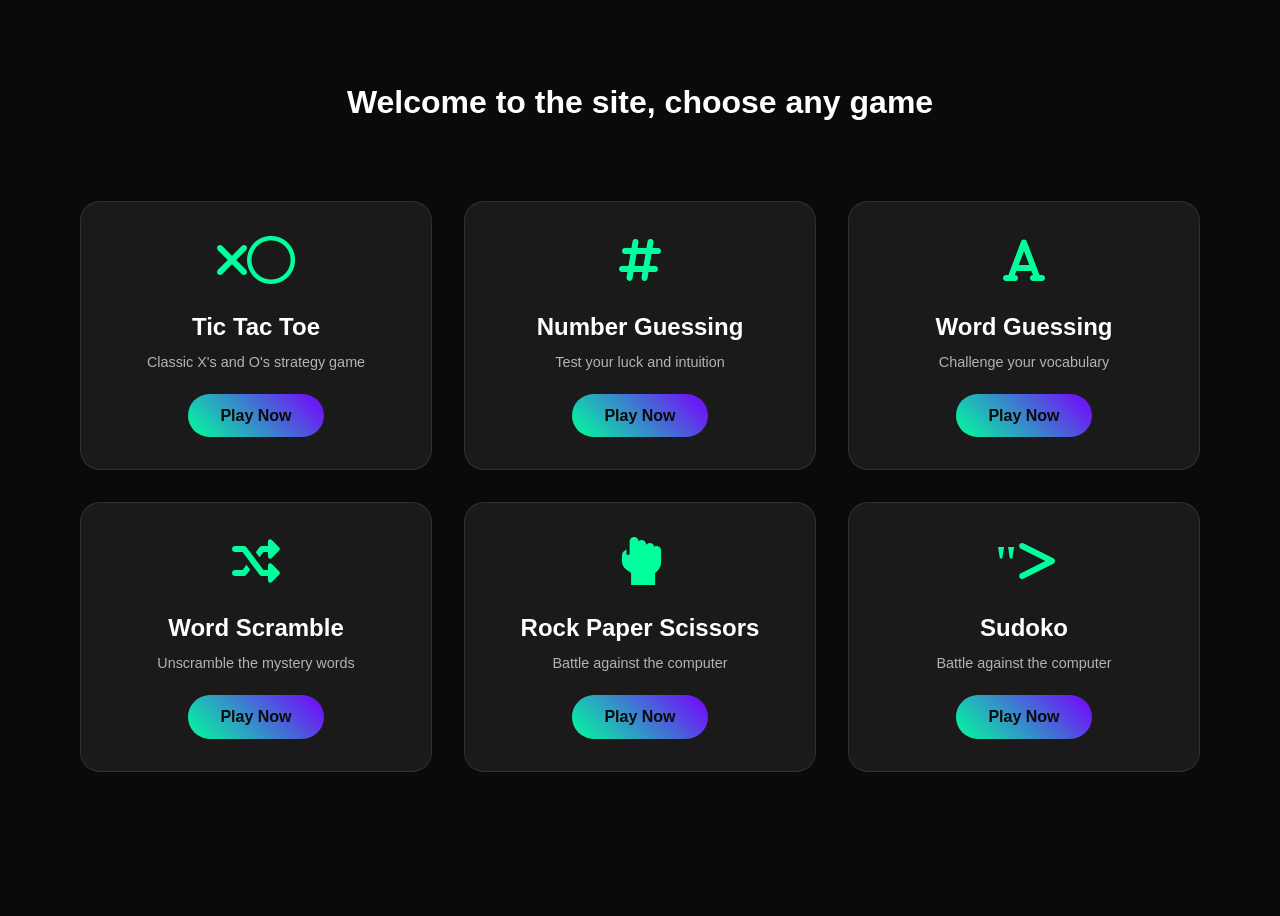
<file: index.html>
<!DOCTYPE html>
<html lang="en">
<head>
    <meta charset="UTF-8">
    <meta name="viewport" content="width=device-width, initial-scale=1.0">
    <title>Arcade Game Collection</title>
    <link rel="stylesheet" href="styles.css">
    <link rel="stylesheet" href="https://cdnjs.cloudflare.com/ajax/libs/font-awesome/6.0.0/css/all.min.css">
    <style>
        /* Ensure a visible vertical scrollbar and smooth mobile scrolling */
        html, body { height: 100%; }
        body {
            overflow-y: scroll; /* always show vertical scrollbar */
            -webkit-overflow-scrolling: touch; /* smooth scrolling on iOS */
        }
    </style>
</head>
<body>
    <body>
    <div class="container">
    <h1 style="text-align: center; margin-top: 20px; font-family: Arial, sans-serif;">
        Welcome to the site, choose any game
    </h1>
    <div class="container">
            <div class="games-container">
                <div class="game-card">
                    <div class="game-icon">
                        <i class="fas fa-times"></i><i class="far fa-circle"></i>
                    </div>
                    <div class="game-info">
                        <h2>Tic Tac Toe</h2>
                        <p>Classic X's and O's strategy game</p>
                        <a href="tictactoe.html" class="play-btn">Play Now</a>
                    </div>
                </div>

                <div class="game-card">
                    <div class="game-icon">
                        <i class="fas fa-hashtag"></i>
                    </div>
                    <div class="game-info">
                        <h2>Number Guessing</h2>
                        <p>Test your luck and intuition</p>
                        <a href="number-guess.html" class="play-btn">Play Now</a>
                    </div>
                </div>

            <div class="game-card">
                <div class="game-icon">
                    <i class="fas fa-font"></i>
                </div>
                <div class="game-info">
                    <h2>Word Guessing</h2>
                    <p>Challenge your vocabulary</p>
                    <a href="word-guess.html" class="play-btn">Play Now</a>
                </div>
            </div>

            <div class="game-card">
                <div class="game-icon">
                    <i class="fas fa-random"></i>
                </div>
                <div class="game-info">
                    <h2>Word Scramble</h2>
                    <p>Unscramble the mystery words</p>
                    <a href="word-scramble.html" class="play-btn">Play Now</a>
                </div>
            </div>

            <div class="game-card">
                <div class="game-icon">
                    <i class="fas fa-hand-rock"></i>
                </div>
                <div class="game-info">
                    <h2>Rock Paper Scissors</h2>
                    <p>Battle against the computer</p>
                    <a href="rps.html" class="play-btn">Play Now</a>
                </div>
            </div>
            
            <div class="game-card">
                <div class="game-icon">
                    <i class="fas <svg xmlns="http://www.w3.org/2000/svg" width="24" height="24" fill="black" viewBox="0 0 24 24">
                    <path d="M3 3v18h18V3H3zm2 2h4v4H5V5zm0 6h4v4H5v-4zm0 6h4v4H5v-4zm6-12h4v4h-4V5zm0 6h4v4h-4v-4zm0 6h4v4h-4v-4zm6-12h4v4h-4V5zm0 6h4v4h-4v-4zm0 6h4v4h-4v-4z"/>
                    </svg>"></i>
                </div>
                <div class="game-info">
                    <h2>Sudoko</h2>
                    <p>Battle against the computer</p>
                    <a href="sudoko.html" class="play-btn">Play Now</a>
                </div>
            </div>
        </div>
    </div>
</body>
</html>
</file>
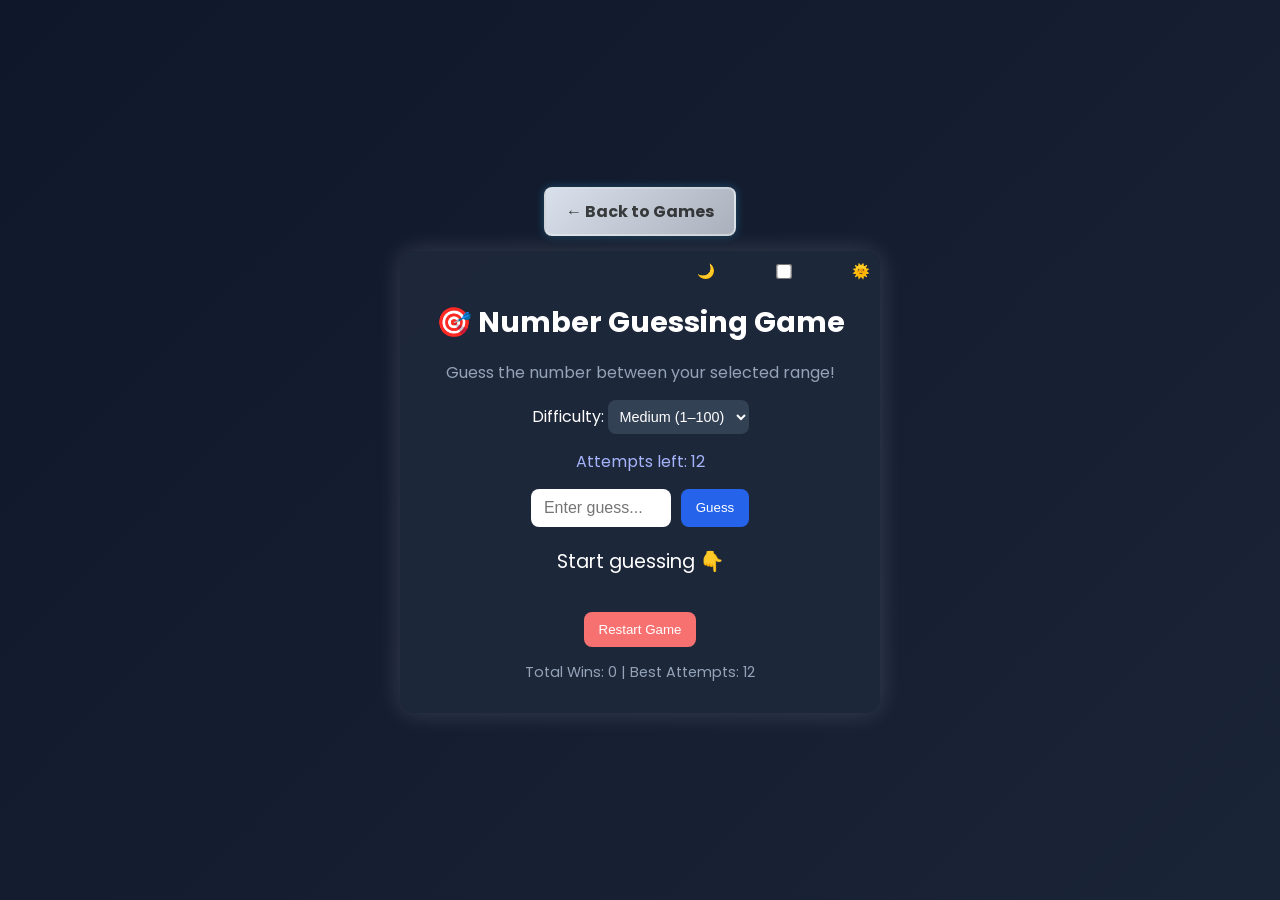
<file: number-guess.html>
<!DOCTYPE html>
<html lang="en">
<head>
  <meta charset="UTF-8" />
  <meta name="viewport" content="width=device-width, initial-scale=1.0" />
  <title>🎯 Number Guessing Game</title>

  <style>
    @import url('https://fonts.googleapis.com/css2?family=Poppins:wght@400;600&display=swap');

    body {
      font-family: "Poppins", sans-serif;
      background: linear-gradient(135deg, #0f172a, #1e293b, #334155, #0f172a);
      background-size: 400% 400%;
      animation: gradientShift 10s ease infinite;
      color: #fff;
      height: 100vh;
      display: flex;
      align-items: center;
      justify-content: center;
      flex-direction: column;
      margin: 0;
      transition: background 0.5s, color 0.5s;
    }

    @keyframes gradientShift {
      0% { background-position: 0% 50%; }
      50% { background-position: 100% 50%; }
      100% { background-position: 0% 50%; }
    }

    .game-container {
      text-align: center;
      background: rgba(30, 41, 59, 0.9);
      padding: 30px;
      border-radius: 15px;
      box-shadow: 0 0 25px rgba(255, 255, 255, 0.15);
      width: 90%;
      max-width: 420px;
      position: relative;
    }

    h1 {
      font-size: 1.8em;
      margin-bottom: 10px;
    }

    .subtitle {
      color: #94a3b8;
      margin-bottom: 15px;
    }

    .game-status {
      margin-bottom: 15px;
      color: #a5b4fc;
    }

    .input-section {
      display: flex;
      justify-content: center;
      gap: 10px;
      margin-bottom: 20px;
    }

    input {
      padding: 10px;
      border-radius: 8px;
      border: none;
      width: 120px;
      text-align: center;
      font-size: 1em;
    }

    button {
      padding: 10px 15px;
      border: none;
      border-radius: 8px;
      background: #2563eb;
      color: white;
      font-weight: 500;
      cursor: pointer;
      transition: 0.25s;
    }

    button:hover {
      background: #1d4ed8;
      transform: scale(1.05);
    }

    select {
      padding: 8px;
      border-radius: 8px;
      border: none;
      background: #334155;
      color: #fff;
      font-size: 0.9em;
      margin-bottom: 15px;
    }

    .message {
      font-size: 1.2em;
      margin: 15px 0;
      min-height: 30px;
    }

    .previous-guesses {
      margin-top: 10px;
      font-size: 0.9em;
      color: #94a3b8;
    }

    .restart-btn {
      margin-top: 20px;
      background: #f87171;
    }

    .restart-btn:hover {
      background: #ef4444;
    }

    /* Win animation */
    @keyframes winPulse {
      0% { color: #22c55e; text-shadow: 0 0 5px #22c55e; transform: scale(1); }
      50% { color: #4ade80; text-shadow: 0 0 15px #4ade80; transform: scale(1.1); }
      100% { color: #22c55e; text-shadow: 0 0 5px #22c55e; transform: scale(1); }
    }

    .win-animation {
      animation: winPulse 1s ease-in-out infinite;
      font-weight: bold;
    }

    /* 🎊 Emoji Confetti */
    @keyframes burst {
      to { transform: translateY(-100vh) rotate(720deg); opacity: 0; }
    }
    .emoji {
      position: fixed;
      bottom: 0;
      font-size: 1.5rem;
      animation: burst 2s ease-out forwards;
      z-index: 999;
    }

    /* Theme toggle */
    .switch {
      position: absolute;
      top: 10px;
      right: 10px;
      display: flex;
      align-items: center;
      gap: 5px;
      font-size: 0.9em;
      color: #cbd5e1;
    }

    .switch input {
      accent-color: #2563eb;
      transform: scale(1.2);
      cursor: pointer;
    }

    /* Back button */
    .back-button {
      display: inline-block;
      margin-bottom: 15px;
      padding: 10px 20px;
      background: linear-gradient(135deg, #d8e0eb, #abb1bc);
      color: #161717cf;
      font-weight: bold;
      text-decoration: none;
      border-radius: 8px;
      border: 2px solid #e2e7e995;
      transition: all 0.25s ease;
      font-size: 1em;
      box-shadow: 0 0 8px rgba(56, 189, 248, 0.3);
    }

    .back-button:hover {
      background: #0ea5e9;
      color: rgb(19, 19, 19);
      border-color: #0ea5e9;
      transform: scale(1.05);
      box-shadow: 0 0 12px rgba(43, 46, 47, 0.6);
    }
  </style>
</head>

<body>
  <a href="index.html" class="back-button">← Back to Games</a>

  <div class="game-container">
    <div class="switch">
      🌙 <input type="checkbox" id="themeToggle" /> 🌞
    </div>

    <h1>🎯 Number Guessing Game</h1>
    <p class="subtitle">Guess the number between your selected range!</p>

    <label for="difficulty">Difficulty:</label>
    <select id="difficulty">
      <option value="easy">Easy (1–50)</option>
      <option value="medium" selected>Medium (1–100)</option>
      <option value="hard">Hard (1–200)</option>
    </select>

    <div class="game-status">Attempts left: <span id="attempts">12</span></div>

    <div class="input-section">
      <input type="number" id="guessInput" placeholder="Enter guess..." min="1" max="200" />
      <button id="guessBtn">Guess</button>
    </div>

    <div class="message" id="message">Start guessing 👇</div>

    <div class="previous-guesses" id="previousGuesses"></div>

    <button class="restart-btn" id="restartBtn">Restart Game</button>

    <div id="stats" style="margin-top:15px; font-size:0.9em; color:#94a3b8;">
      Total Wins: <span id="wins">0</span> | Best Attempts: <span id="best">12</span>
    </div>

    <!-- Sounds -->
    <audio id="winSound" src="https://cdn.pixabay.com/download/audio/2023/04/03/audio_f4d89b9572.mp3?filename=game-win-coin-2013.mp3"></audio>
    <audio id="loseSound" src="https://cdn.pixabay.com/download/audio/2022/03/31/audio_7d2c5b1861.mp3?filename=error-126627.mp3"></audio>
  </div>

  <script>
    let secretNumber, attemptsLeft, previousGuesses = [];
    let wins = localStorage.getItem("wins") || 0;
    let best = localStorage.getItem("best") || 12;

    const guessInput = document.getElementById("guessInput");
    const guessBtn = document.getElementById("guessBtn");
    const message = document.getElementById("message");
    const attemptsDisplay = document.getElementById("attempts");
    const previousGuessesDisplay = document.getElementById("previousGuesses");
    const restartBtn = document.getElementById("restartBtn");

    document.getElementById("wins").textContent = wins;
    document.getElementById("best").textContent = best;

    function getRandomNumber() {
      const diff = document.getElementById("difficulty").value;
      if (diff === "easy") return Math.floor(Math.random() * 50) + 1;
      if (diff === "hard") return Math.floor(Math.random() * 200) + 1;
      return Math.floor(Math.random() * 100) + 1;
    }

    function giveHint(number, guess) {
      const diff = Math.abs(number - guess);
      if (guess === number) return "✅ Correct!";
      if (diff <= 2) return "🔥 Super close!";
      if (diff <= 5) return " very close!";
      if (diff <= 10) return "close!";
      if (diff <= 25) return "😐 Getting there!";
    }

    function emojiBurst() {
      const emojis = ["🎉", "✨", "💫", "🌟", "🎊"];
      for (let i = 0; i < 15; i++) {
        const emoji = document.createElement("div");
        emoji.textContent = emojis[Math.floor(Math.random() * emojis.length)];
        emoji.classList.add("emoji");
        emoji.style.left = Math.random() * 100 + "vw";
        emoji.style.fontSize = 1 + Math.random() * 1.5 + "rem";
        document.body.appendChild(emoji);
        setTimeout(() => emoji.remove(), 2000);
      }
    }

    function startGame() {
      secretNumber = getRandomNumber();
      attemptsLeft = 12;
      previousGuesses = [];
      attemptsDisplay.textContent = attemptsLeft;
      previousGuessesDisplay.textContent = "";
      message.textContent = "Start guessing 👇";
      message.classList.remove("win-animation");
      guessInput.value = "";
      guessInput.disabled = false;
      guessBtn.disabled = false;
    }

    function updateStats(attemptsUsed) {
      if (attemptsUsed < best) {
        best = attemptsUsed;
        localStorage.setItem("best", best);
      }
      localStorage.setItem("wins", wins);
      document.getElementById("wins").textContent = wins;
      document.getElementById("best").textContent = best;
    }

    function handleGuess() {
      const guess = parseInt(guessInput.value);
      if (isNaN(guess) || guess < 1) {
        message.textContent = "⚠️ Enter a valid number!";
        return;
      }

      if (previousGuesses.includes(guess)) {
        message.textContent = `⚠️ You already guessed ${guess}!`;
        return;
      }

      previousGuesses.push(guess);
      attemptsLeft--;
      attemptsDisplay.textContent = attemptsLeft;

      const hint = giveHint(secretNumber, guess);
      message.textContent = hint;
      previousGuessesDisplay.textContent = `Your guesses: ${previousGuesses.join(", ")}`;

      const reactions = [
        "😏 Is that your final answer?",
        "🤔 Getting warmer...",
        "🧠 Trust your instincts!",
        "😅 Not quite there!",
        "🔥 You’re close, keep going!"
      ];

      if (hint.includes("Correct")) {
        wins++;
        updateStats(12 - attemptsLeft);
        emojiBurst();
        document.getElementById("winSound").play();
        message.textContent = `🎉 You got it! The number was ${secretNumber}`;
        message.classList.add("win-animation");
        endGame();
      } else if (attemptsLeft === 0) {
        document.getElementById("loseSound").play();
        message.textContent = `😢 Out of attempts! The number was ${secretNumber}`;
        endGame();
      } else {
        message.textContent += " " + reactions[Math.floor(Math.random() * reactions.length)];
      }

      guessInput.value = "";
    }

    function endGame() {
      guessInput.disabled = true;
      guessBtn.disabled = true;
    }

    // Theme toggle
    document.getElementById("themeToggle").addEventListener("change", e => {
      document.body.style.background = e.target.checked
        ? "linear-gradient(135deg, #f8fafc, #cbd5e1)"
        : "linear-gradient(135deg, #0f172a, #1e293b, #334155, #0f172a)";
      document.body.style.color = e.target.checked ? "#0f172a" : "#fff";
    });

    guessBtn.addEventListener("click", handleGuess);
    restartBtn.addEventListener("click", startGame);
    window.addEventListener("load", startGame);
  </script>
</body>
</html>
</file>
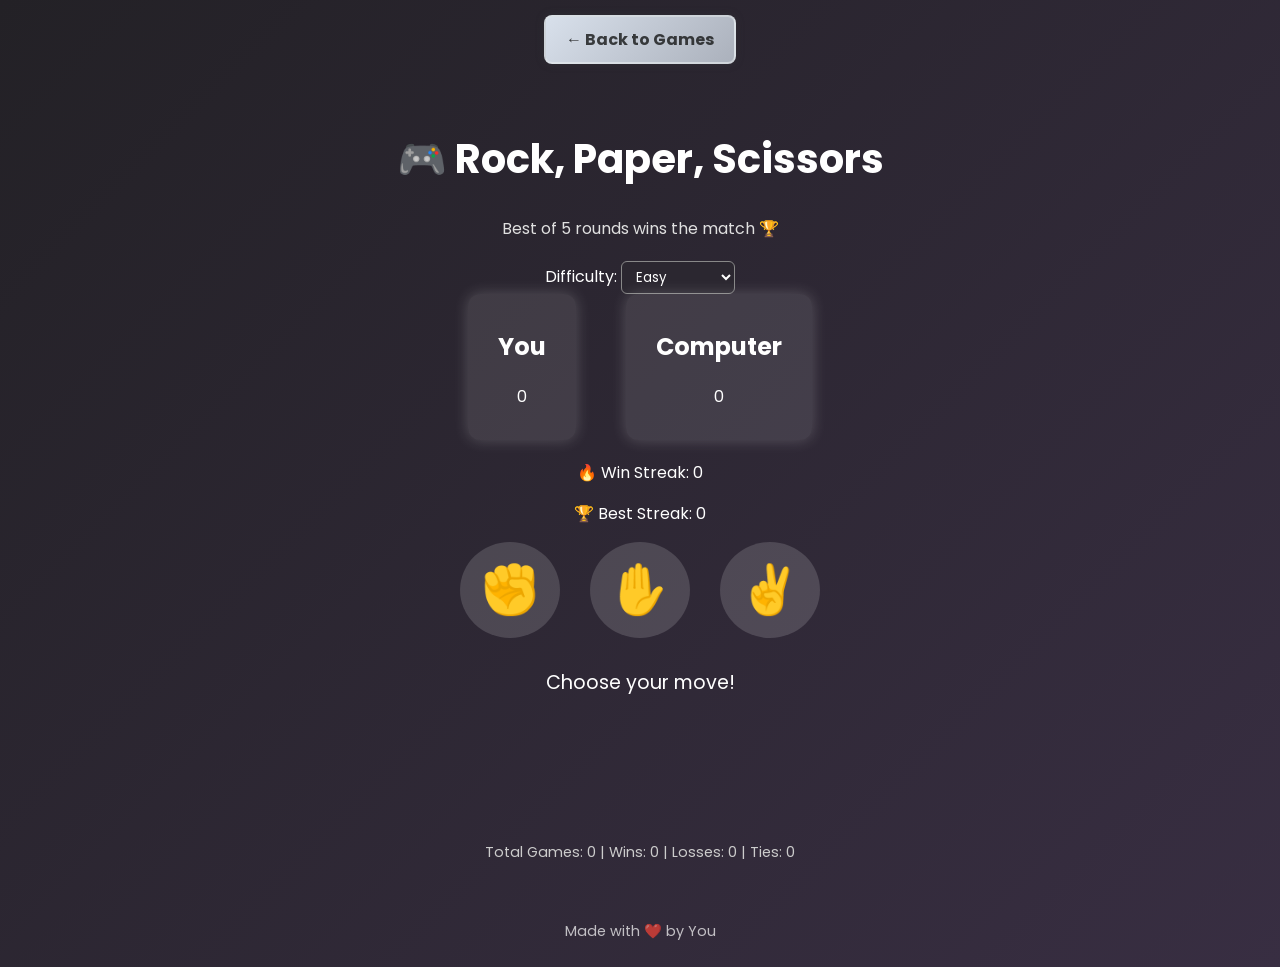
<file: rps.html>
<!DOCTYPE html>
<html lang="en">
<head>
<meta charset="UTF-8" />
<meta name="viewport" content="width=device-width, initial-scale=1.0" />
<title>🎉 Rock, Paper, Scissors</title>

<style>
  @import url('https://fonts.googleapis.com/css2?family=Poppins:wght@400;600&display=swap');

  :root {
    --win-color: #00e676;
    --lose-color: #ff5252;
    --neutral-color: #ffffff;
    --gold: #ffd700;
  }

  body {
    font-family: 'Poppins', sans-serif;
    background: linear-gradient(135deg, #232126, #382e42);
    color: #fff;
    text-align: center;
    margin: 0;
    min-height: 100vh;
    display: flex;
    flex-direction: column;
    overflow-y: auto;
    scroll-behavior: smooth;
  }

  .game-container {
    padding: 20px;
    animation: fadeIn 1s ease;
  }

  h1 {
    margin-top: 30px;
    font-size: 2.5rem;
  }

  .subtitle {
    font-size: 1rem;
    color: #e0e0e0;
    margin-bottom: 20px;
  }

  .scoreboard {
    display: flex;
    justify-content: center;
    gap: 50px;
    margin-bottom: 20px;
    flex-wrap: wrap;
  }

  .score {
    background: rgba(255, 255, 255, 0.1);
    padding: 15px 30px;
    border-radius: 12px;
    box-shadow: 0 0 15px rgba(255, 255, 255, 0.2);
    transition: transform 0.3s;
  }

  .score.flash {
    animation: scoreFlash 0.4s ease;
  }

  @keyframes scoreFlash {
    0% { transform: scale(1); box-shadow: 0 0 20px #fff; }
    50% { transform: scale(1.2); box-shadow: 0 0 30px #fff; }
    100% { transform: scale(1); box-shadow: 0 0 15px rgba(255,255,255,0.2); }
  }

  .choice {
    background: rgba(255, 255, 255, 0.15);
    border: none;
    font-size: 3rem;
    padding: 20px;
    border-radius: 50%;
    cursor: pointer;
    transition: transform 0.3s, box-shadow 0.3s;
  }

  .choice:hover {
    transform: scale(1.2);
    box-shadow: 0 0 20px #fff;
  }

  .choice.glow-win { box-shadow: 0 0 25px var(--win-color); }
  .choice.glow-lose { box-shadow: 0 0 25px var(--lose-color); }

  .choices {
    display: flex;
    justify-content: center;
    flex-wrap: wrap;
    gap: 30px;
    margin-bottom: 30px;
  }

  .results {
    font-size: 1.2rem;
    min-height: 120px;
    animation: fadeIn 0.5s ease;
  }

  #result {
    font-size: 1.6rem;
    font-weight: bold;
    margin-top: 10px;
  }

  .play-again {
    background: #ff9800;
    color: white;
    font-size: 1rem;
    padding: 10px 25px;
    border: none;
    border-radius: 8px;
    cursor: pointer;
    opacity: 0;
    transform: scale(0.9);
    transition: all 0.5s ease;
  }

  .play-again.show {
    opacity: 1;
    transform: scale(1);
  }

  footer {
    padding: 10px;
    font-size: 0.9rem;
    opacity: 0.7;
  }

  .stats {
    margin-top: 15px;
    font-size: 0.9rem;
    color: #ccc;
  }

  @keyframes fadeIn {
    from { opacity: 0; transform: translateY(10px); }
    to { opacity: 1; transform: translateY(0); }
  }

  @keyframes burst {
    to { transform: translateY(-100vh) rotate(360deg); opacity: 0; }
  }

  .emoji {
    position: fixed;
    font-size: 1.5rem;
    animation: burst 2s ease-out forwards;
  }

  .back-button {
    display: inline-block;
    margin: 15px auto;
    padding: 10px 20px;
    background: linear-gradient(135deg, #d8e0eb, #abb1bc);
    color: #161717cf;
    font-weight: bold;
    text-decoration: none;
    border-radius: 8px;
    border: 2px solid #e2e7e995;
    transition: all 0.25s ease;
    font-size: 1em;
    box-shadow: 0 0 8px rgba(60, 65, 67, 0.3);
  }

  .back-button:hover {
    background: #eaeef0;
    color: rgb(19, 19, 19);
    border-color: #e0e8eb;
    transform: scale(1.05);
    box-shadow: 0 0 12px rgba(43, 46, 47, 0.6);
  }

  select {
    background: #2b2730;
    color: #fff;
    border: 1px solid #888;
    border-radius: 6px;
    padding: 5px 10px;
    font-family: 'Poppins', sans-serif;
  }
</style>
</head>

<body>
  <a href="index.html" class="back-button">← Back to Games</a>
  <div class="game-container">
    <h1>🎮 Rock, Paper, Scissors</h1>
    <p class="subtitle">Best of 5 rounds wins the match 🏆</p>

    <label for="difficulty">Difficulty:</label>
    <select id="difficulty">
      <option value="easy">Easy</option>
      <option value="hard">Hard</option>
      <option value="impossible">Impossible</option>
    </select>

    <div class="scoreboard">
      <div class="score" id="user-score-box">
        <h2>You</h2>
        <p id="user-score">0</p>
      </div>
      <div class="score" id="computer-score-box">
        <h2>Computer</h2>
        <p id="computer-score">0</p>
      </div>
    </div>

    <p id="streak-display">🔥 Win Streak: 0</p>
    <p id="best-streak">🏆 Best Streak: 0</p>

    <div class="choices">
      <button class="choice" data-choice="rock">✊</button>
      <button class="choice" data-choice="paper">✋</button>
      <button class="choice" data-choice="scissors">✌️</button>
    </div>

    <div class="results">
      <p id="round-info">Choose your move!</p>
      <p id="user-choice"></p>
      <p id="computer-choice"></p>
      <p id="result"></p>
    </div>

    <button id="play-again" class="play-again">🔄 Play Again</button>

    <div class="stats" id="stats">
      <p>Total Games: <span id="total-games">0</span> | Wins: <span id="total-wins">0</span> | Losses: <span id="total-losses">0</span> | Ties: <span id="total-ties">0</span></p>
    </div>
  </div>

  <footer>
    <p>Made with ❤️ by You</p>
  </footer>

  <script>
    const choices = ["rock", "paper", "scissors"];
    const emojis = { rock: "✊", paper: "✋", scissors: "✌️" };
    const computerTaunts = {
      win: ["Too easy 😎", "You can’t beat me!", "Nice try, human!"],
      lose: ["Nooo!", "You got lucky!", "How did you do that?!"],
      tie: ["Hmm, same move!", "We think alike!", "Again? Interesting!"]
    };

    let userScore = 0, computerScore = 0, roundNum = 1;
    let streak = 0;
    let bestStreak = localStorage.getItem("bestStreak") || 0;
    let totalGames = localStorage.getItem("totalGames") || 0;
    let totalWins = localStorage.getItem("totalWins") || 0;
    let totalLosses = localStorage.getItem("totalLosses") || 0;
    let totalTies = localStorage.getItem("totalTies") || 0;

    const userScoreEl = document.getElementById("user-score");
    const computerScoreEl = document.getElementById("computer-score");
    const userScoreBox = document.getElementById("user-score-box");
    const computerScoreBox = document.getElementById("computer-score-box");
    const roundInfo = document.getElementById("round-info");
    const userChoiceEl = document.getElementById("user-choice");
    const computerChoiceEl = document.getElementById("computer-choice");
    const resultEl = document.getElementById("result");
    const playAgainBtn = document.getElementById("play-again");
    const choiceButtons = document.querySelectorAll(".choice");

    const streakDisplay = document.getElementById("streak-display");
    const bestStreakDisplay = document.getElementById("best-streak");
    const totalGamesEl = document.getElementById("total-games");
    const totalWinsEl = document.getElementById("total-wins");
    const totalLossesEl = document.getElementById("total-losses");
    const totalTiesEl = document.getElementById("total-ties");

    bestStreakDisplay.textContent = `🏆 Best Streak: ${bestStreak}`;
    updateStats();

    choiceButtons.forEach(btn => btn.addEventListener("click", () => playRound(btn.dataset.choice, btn)));

    function getComputerChoice(userChoice) {
      const difficulty = document.getElementById("difficulty").value;
      if (difficulty === "easy") {
        return choices[Math.floor(Math.random() * choices.length)];
      } else if (difficulty === "hard" && userChoice) {
        const counter = { rock: "paper", paper: "scissors", scissors: "rock" };
        return Math.random() < 0.6 ? counter[userChoice] : choices[Math.floor(Math.random() * choices.length)];
      } else if (difficulty === "impossible" && userChoice) {
        const counter = { rock: "paper", paper: "scissors", scissors: "rock" };
        return counter[userChoice];
      }
      return choices[Math.floor(Math.random() * choices.length)];
    }

    function determineWinner(user, computer) {
      if (user === computer) return "tie";
      const winRules = { rock: "scissors", paper: "rock", scissors: "paper" };
      return winRules[user] === computer ? "user" : "computer";
    }

    function playRound(userChoice, buttonEl) {
      if (userScore === 3 || computerScore === 3 || roundNum > 6) return;

      const computerChoice = getComputerChoice(userChoice);
      const winner = determineWinner(userChoice, computerChoice);

      userChoiceEl.textContent = `You chose: ${emojis[userChoice]} (${userChoice})`;
      computerChoiceEl.textContent = `Computer chose: ${emojis[computerChoice]} (${computerChoice})`;

      choiceButtons.forEach(btn => btn.classList.remove("glow-win", "glow-lose"));
      if (winner === "user") {
        buttonEl.classList.add("glow-win");
        userScore++;
        streak++;
        emojiBurst();
        userScoreBox.classList.add("flash");
        resultEl.textContent = `🎉 You win this round! 🤖 ${randomTaunt("lose")}`;
        resultEl.style.color = "var(--win-color)";
      } else if (winner === "computer") {
        buttonEl.classList.add("glow-lose");
        computerScore++;
        streak = 0;
        computerScoreBox.classList.add("flash");
        resultEl.textContent = `🤖 Computer wins this round! ${randomTaunt("win")}`;
        resultEl.style.color = "var(--lose-color)";
      } else {
        resultEl.textContent = `😐 It's a tie! 🤖 ${randomTaunt("tie")}`;
        resultEl.style.color = "var(--neutral-color)";
      }

      userScoreEl.textContent = userScore;
      computerScoreEl.textContent = computerScore;
      streakDisplay.textContent = `🔥 Win Streak: ${streak}`;
      if (streak > bestStreak) {
        bestStreak = streak;
        localStorage.setItem("bestStreak", bestStreak);
        bestStreakDisplay.textContent = `🏆 Best Streak: ${bestStreak}`;
      }

      roundInfo.textContent = `Round ${roundNum} of 5`;
      if (roundNum <= 5) roundNum++;

      checkMatchEnd();
    }

    function checkMatchEnd() {
      if (userScore === 3 || computerScore === 3 || roundNum > 5) {
        setTimeout(() => {
          totalGames++;
          if (userScore > computerScore) {
            resultEl.textContent = "🏆 You won the match! 🎊";
            resultEl.style.color = "var(--gold)";
            totalWins++;
          } else if (computerScore > userScore) {
            resultEl.textContent = "💻 Computer won the match! 😅";
            resultEl.style.color = "var(--lose-color)";
            totalLosses++;
          } else {
            resultEl.textContent = "🤝 It's a tie match!";
            resultEl.style.color = "var(--neutral-color)";
            totalTies++;
          }
          updateStats();
          playAgainBtn.classList.add("show");
        }, 600);
      }
    }

    function updateStats() {
      totalGamesEl.textContent = totalGames;
      totalWinsEl.textContent = totalWins;
      totalLossesEl.textContent = totalLosses;
      totalTiesEl.textContent = totalTies;
      localStorage.setItem("totalGames", totalGames);
      localStorage.setItem("totalWins", totalWins);
      localStorage.setItem("totalLosses", totalLosses);
      localStorage.setItem("totalTies", totalTies);
    }

    function emojiBurst() {
      const emojis = ["🎉", "🔥", "💪", "👏", "🌟"];
      for (let i = 0; i < 10; i++) {
        const emoji = document.createElement("span");
        emoji.textContent = emojis[Math.floor(Math.random() * emojis.length)];
        emoji.classList.add("emoji");
        emoji.style.left = Math.random() * 100 + "vw";
        emoji.style.top = "100vh";
        emoji.style.fontSize = 1 + Math.random() * 1.5 + "rem";
        document.body.appendChild(emoji);
        setTimeout(() => emoji.remove(), 2000);
      }
    }

    function randomTaunt(type) {
      const list = computerTaunts[type];
      return list[Math.floor(Math.random() * list.length)];
    }

    playAgainBtn.addEventListener("click", () => {
      userScore = 0;
      computerScore = 0;
      roundNum = 1;
      userScoreEl.textContent = "0";
      computerScoreEl.textContent = "0";
      userChoiceEl.textContent = "";
      computerChoiceEl.textContent = "";
      resultEl.textContent = "";
      roundInfo.textContent = "Choose your move!";
      playAgainBtn.classList.remove("show");
      choiceButtons.forEach(btn => btn.classList.remove("glow-win", "glow-lose"));
    });
  </script>
</body>
</html>
</file>
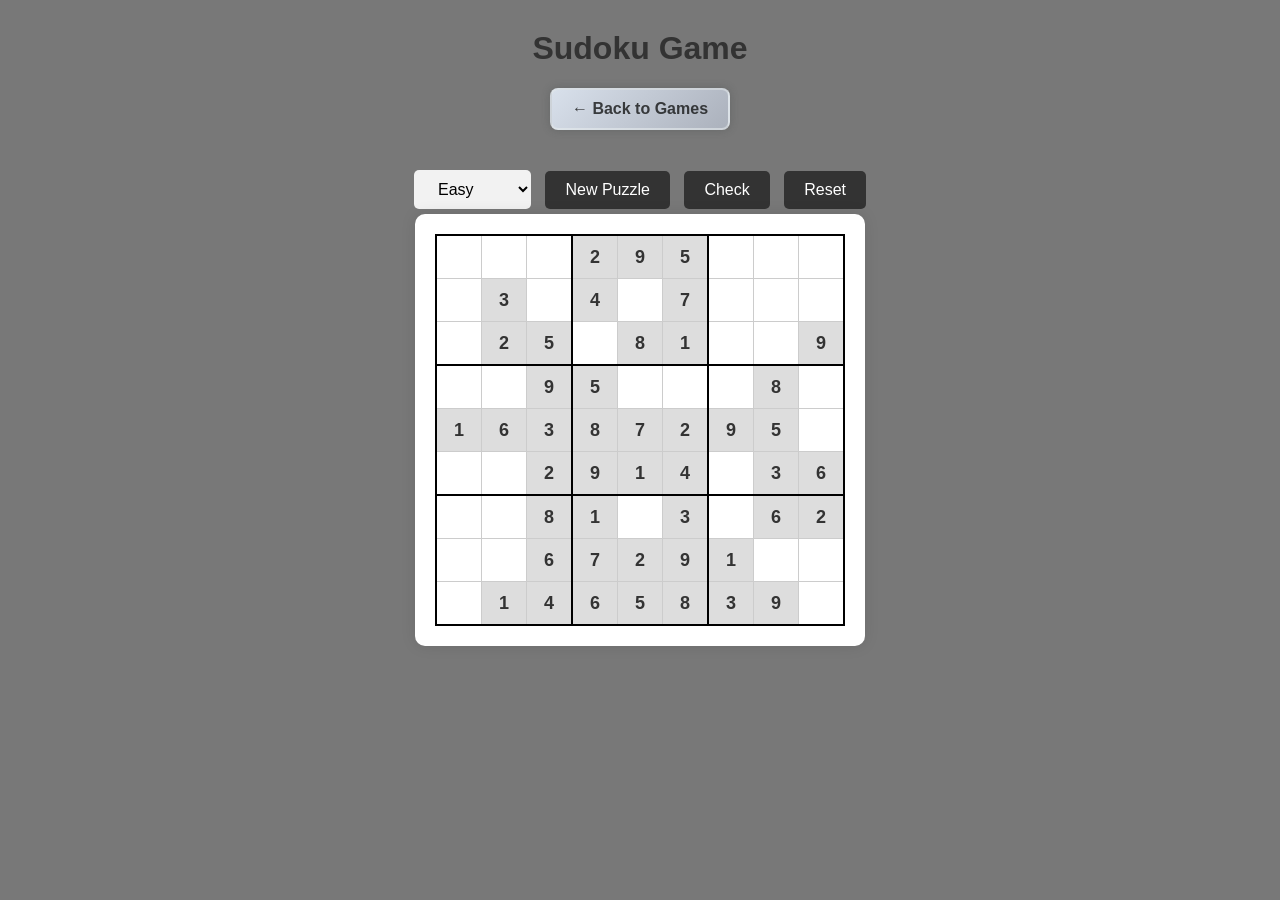
<file: sudoko.html>
<!DOCTYPE html>
<html lang="en">
<head>
  <meta charset="UTF-8"/>
  <meta name="viewport" content="width=device-width, initial-scale=1"/>
  <title>Sudoku Game – Generator + Unique Solution</title>
  <style>
    body {
      font-family: 'Segoe UI', Tahoma, Geneva, Verdana, sans-serif;
      background-color: #05050589;
      text-align: center;
      margin-top: 30px;
    }
    h1 {
      color: #333;
    }
    .sudoku-container {
      display: inline-block;
      padding: 20px;
      background-color: white;
      border-radius: 10px;
      box-shadow: 0 0 15px rgba(0,0,0,0.1);
    }
    .sudoku-grid {
      border-collapse: collapse;
      margin: auto;
    }
    .sudoku-grid td {
      border: 1px solid #ccc;
      padding: 0;
    }
    .sudoku-grid input {
      width: 40px;
      height: 40px;
      text-align: center;
      font-size: 18px;
      border: none;
      outline: none;
    }
    .sudoku-grid input:read-only {
      background-color: #ddd;
      font-weight: bold;
      color: #333;
    }
    .sudoku-grid tr:nth-child(3n) td {
      border-bottom: 2px solid #000;
    }
    .sudoku-grid tr td:nth-child(3n) {
      border-right: 2px solid #000;
    }
    .sudoku-grid tr:first-child td {
      border-top: 2px solid #000;
    }
    .sudoku-grid tr td:first-child {
      border-left: 2px solid #000;
    }
    .controls {
      margin-top: 20px;
    }
    .controls button,
    .controls select {
      padding: 10px 20px;
      margin: 5px;
      font-size: 16px;
      cursor: pointer;
      border: none;
      border-radius: 5px;
    }
    .controls button {
      background-color: #333;
      color: white;
    }
    .controls button:hover {
      background-color: #555;
    }
    .controls select {
      background-color: #f2f2f2;
    }
    .back-button {
  display: inline-block;
  margin-bottom: 15px;
  padding: 10px 20px;
  background: linear-gradient(135deg, #d8e0eb, #abb1bc);
  color: #161717cf;
  font-weight: bold;
  text-decoration: none;
  border-radius: 8px;
  border: 2px solid #e2e7e995;
  transition: all 0.25s ease;
  font-size: 1em;
  box-shadow: 0 0 8px rgba(60, 65, 67, 0.3);
}

.back-button:hover {
  background: #eaeef0;
  color: rgb(19, 19, 19);
  border-color: #e0e8eb;
  transform: scale(1.05);
  box-shadow: 0 0 12px rgba(43, 46, 47, 0.6);
}

  </style>
</head>
<body>
  <h1>Sudoku Game</h1>
  <a href="index.html" class="back-button">← Back to Games</a>
  <div class="controls">
    <select id="difficulty">
      <option value="easy">Easy</option>
      <option value="medium">Medium</option>
      <option value="hard">Hard</option>
    </select>
    <button id="btnNew">New Puzzle</button>
    <button id="btnCheck">Check</button>
    <button id="btnReset">Reset</button>
  </div>

  <div class="sudoku-container">
    <table class="sudoku-grid">
      <tbody id="sudoku-body"></tbody>
    </table>
  </div>

  <script>
    // Utility: shuffle array
    function shuffleArray(a) {
      for (let i = a.length - 1; i > 0; i--) {
        const j = Math.floor(Math.random() * (i + 1));
        [a[i], a[j]] = [a[j], a[i]];
      }
      return a;
    }

    // Check if placing num at grid[row][col] is valid
    function canPlace(grid, row, col, num) {
      for (let x = 0; x < 9; x++) {
        if (grid[row][x] === num) return false;
        if (grid[x][col] === num) return false;
      }
      const startRow = Math.floor(row/3)*3;
      const startCol = Math.floor(col/3)*3;
      for (let r = 0; r < 3; r++) {
        for (let c = 0; c < 3; c++) {
          if (grid[startRow+r][startCol+c] === num) return false;
        }
      }
      return true;
    }

    // Fill full grid by backtracking
    function fillGrid(grid) {
      for (let row = 0; row < 9; row++) {
        for (let col = 0; col < 9; col++) {
          if (grid[row][col] === 0) {
            const nums = shuffleArray([1,2,3,4,5,6,7,8,9]);
            for (let num of nums) {
              if (canPlace(grid, row, col, num)) {
                grid[row][col] = num;
                if (fillGrid(grid)) {
                  return true;
                }
                grid[row][col] = 0;
              }
            }
            return false;
          }
        }
      }
      return true;
    }

    // Solver: counts number of solutions up to 2
    function countSolutions(grid, limit=2) {
      let count = 0;
      function solve() {
        if (count >= limit) return;
        for (let r = 0; r < 9; r++) {
          for (let c = 0; c < 9; c++) {
            if (grid[r][c] === 0) {
              for (let n = 1; n <= 9; n++) {
                if (canPlace(grid, r, c, n)) {
                  grid[r][c] = n;
                  solve();
                  grid[r][c] = 0;
                }
              }
              return;
            }
          }
        }
        count++;
      }
      solve();
      return count;
    }

    // Remove cells while ensuring unique solution
    function removeCellsEnsureUnique(grid, clues) {
      // number of filled cells we want = clues
      let filled = 81;
      const coords = [];
      for (let r = 0; r < 9; r++) {
        for (let c = 0; c < 9; c++) {
          coords.push([r, c]);
        }
      }
      shuffleArray(coords);

      for (let [r, c] of coords) {
        if (filled <= clues) break;
        const backup = grid[r][c];
        grid[r][c] = 0;
        // clone grid for solver
        const copy = grid.map(row => row.slice());
        const solCount = countSolutions(copy, 2);
        if (solCount !== 1) {
          // not unique solution, revert
          grid[r][c] = backup;
        } else {
          filled--;
        }
      }
    }

    // Generate puzzle grid (with 0 = blank) for given clues count
    function generatePuzzle(clues) {
      // Step 1: fill full solution
      const grid = Array.from({length:9}, () => Array(9).fill(0));
      fillGrid(grid);
      // Step 2: remove cells while ensuring uniqueness
      removeCellsEnsureUnique(grid, clues);
      return grid;
    }

    // Build DOM grid
    const sudokuBody = document.getElementById('sudoku-body');
    function generateGridDOM() {
      sudokuBody.innerHTML = '';
      for (let i = 0; i < 9; i++) {
        const tr = document.createElement('tr');
        for (let j = 0; j < 9; j++) {
          const td = document.createElement('td');
          const input = document.createElement('input');
          input.type = 'text';
          input.maxLength = 1;
          input.dataset.row = i;
          input.dataset.col = j;
          td.appendChild(input);
          tr.appendChild(td);
        }
        sudokuBody.appendChild(tr);
      }
      document.querySelectorAll('.sudoku-grid input').forEach(input => {
        input.addEventListener('input', () => {
          if (!/^[1-9]$/.test(input.value)) {
            input.value = '';
          }
        });
      });
    }

    function loadPuzzle(grid) {
      for (let i = 0; i < 9; i++) {
        for (let j = 0; j < 9; j++) {
          const input = document.querySelector(`input[data-row="${i}"][data-col="${j}"]`);
          if (grid[i][j] !== 0) {
            input.value = grid[i][j];
            input.readOnly = true;
          } else {
            input.value = '';
            input.readOnly = false;
          }
        }
      }
    }

    function newPuzzle() {
      const diff = document.getElementById('difficulty').value;
      let clues;
      if (diff === 'easy') clues = 45;
      else if (diff === 'medium') clues = 35;
      else if (diff === 'hard') clues = 25;
      const puzzle = generatePuzzle(clues);
      loadPuzzle(puzzle);
    }

    function resetSudoku() {
      document.querySelectorAll('.sudoku-grid input').forEach(input => {
        if (!input.readOnly) input.value = '';
      });
    }

    function checkSudoku() {
      const grid = [];
      for (let i = 0; i < 9; i++) {
        grid[i] = [];
        for (let j = 0; j < 9; j++) {
          const input = document.querySelector(`input[data-row="${i}"][data-col="${j}"]`);
          const val = input.value;
          if (!val) {
            alert("⚠️ Please fill all cells before checking.");
            return;
          }
          grid[i][j] = parseInt(val, 10);
        }
      }
      if (isValidSudoku(grid)) {
        alert("✅ Good job! The board is valid.");
      } else {
        alert("❌ Not a valid Sudoku solution.");
      }
    }

    function isValidSudoku(grid) {
      const isValidGroup = group => {
        const seen = new Set();
        for (const num of group) {
          if (num < 1 || num > 9 || seen.has(num)) return false;
          seen.add(num);
        }
        return true;
      };
      for (let i = 0; i < 9; i++) {
        const row = grid[i];
        const col = grid.map(r => r[i]);
        if (!isValidGroup(row) || !isValidGroup(col)) return false;
      }
      for (let boxRow = 0; boxRow < 3; boxRow++) {
        for (let boxCol = 0; boxCol < 3; boxCol++) {
          const box = [];
          for (let r = 0; r < 3; r++) {
            for (let c = 0; c < 3; c++) {
              box.push(grid[boxRow*3 + r][boxCol*3 + c]);
            }
          }
          if (!isValidGroup(box)) return false;
        }
      }
      return true;
    }

    // Event listeners
    document.getElementById('btnNew').addEventListener('click', newPuzzle);
    document.getElementById('btnReset').addEventListener('click', resetSudoku);
    document.getElementById('btnCheck').addEventListener('click', checkSudoku);
    document.getElementById('difficulty').addEventListener('change', newPuzzle);

    // Initialize
    generateGridDOM();
    newPuzzle();
  </script>
</body>
</html>
</file>
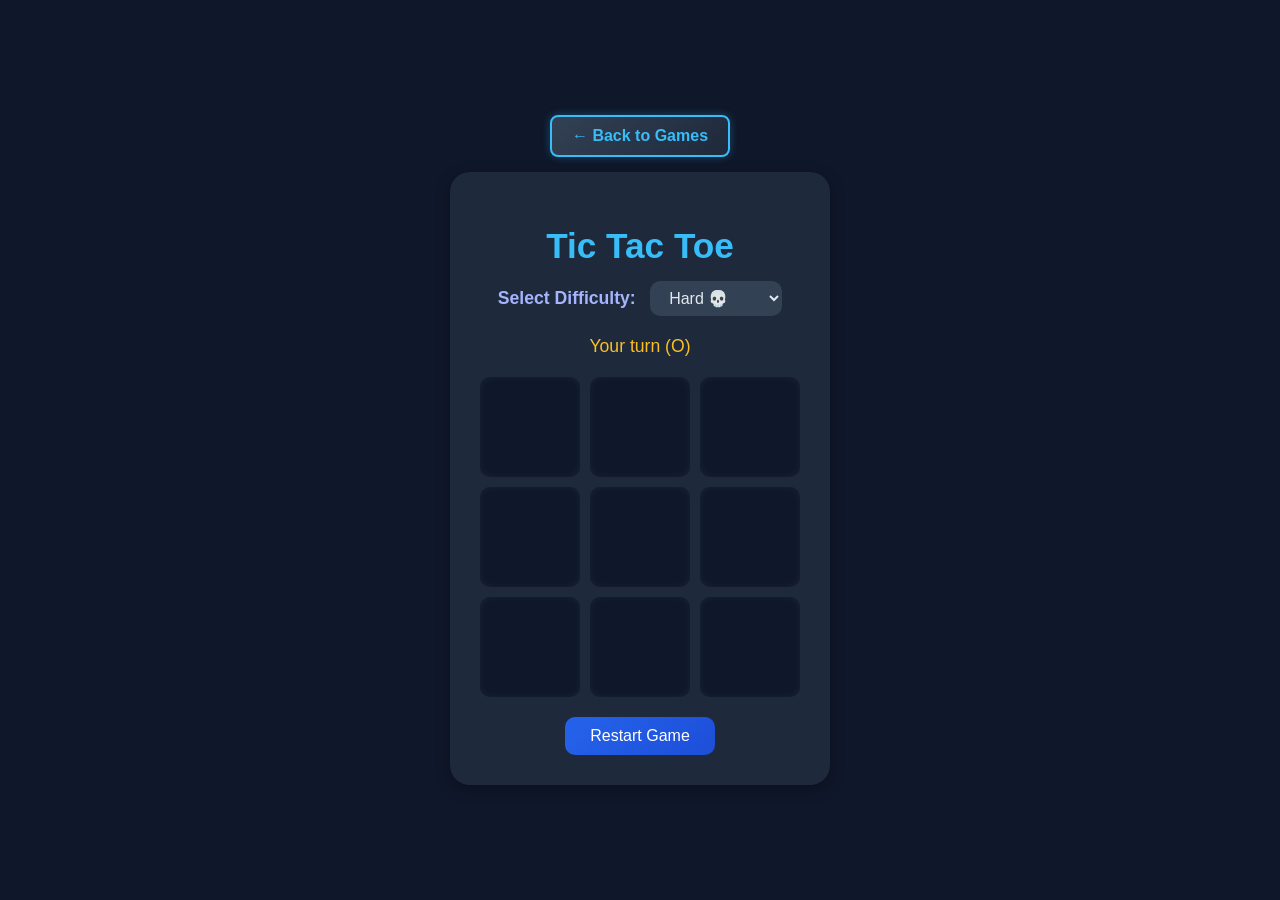
<file: tictactoe.html>
<!DOCTYPE html>
<html lang="en">
<head>
  <meta charset="UTF-8">
  <meta name="viewport" content="width=device-width, initial-scale=1.0">
  <title>Tic Tac Toe</title>

  <style>
    body {
      font-family: "Poppins", sans-serif;
      display: flex;
      justify-content: center;
      align-items: center;
      height: 100vh;
      background: #0f172a;
      color: #fff;
      flex-direction: column;
      margin: 0;
    }

    .game-container {
      text-align: center;
      background: #1e293b;
      padding: 30px;
      border-radius: 20px;
      box-shadow: 0 4px 15px rgba(0, 0, 0, 0.3);
    }

    h1 {
      font-size: 2.2em;
      margin-bottom: 15px;
      color: #38bdf8;
    }

    .game-board {
      display: grid;
      grid-template-columns: repeat(3, 100px);
      grid-gap: 10px;
      margin: 20px auto;
    }

    .cell {
      width: 100px;
      height: 100px;
      background: #0f172a;
      border-radius: 10px;
      display: flex;
      justify-content: center;
      align-items: center;
      font-size: 2.5em;
      cursor: pointer;
      transition: 0.25s;
      box-shadow: inset 0 0 8px rgba(255, 255, 255, 0.05);
    }

    .cell:hover {
      background: #334155;
      transform: scale(1.05);
    }

    .o {
      color: #22d3ee;
    }

    .x {
      color: #f87171;
    }

    .restart-button {
      background: linear-gradient(135deg, #2563eb, #1d4ed8);
      color: white;
      border: none;
      padding: 10px 25px;
      border-radius: 10px;
      cursor: pointer;
      font-size: 1em;
      transition: 0.2s;
    }

    .restart-button:hover {
      background: linear-gradient(135deg, #1d4ed8, #1e40af);
      transform: translateY(-2px);
    }

    .back-button {
      color: #38bdf8;
      text-decoration: none;
      font-size: 1.1em;
      margin-bottom: 10px;
      display: inline-block;
      transition: 0.2s;
    }

    .back-button:hover {
      color: #0ea5e9;
    }

    .difficulty-container {
      margin: 10px 0 20px 0;
    }

    .difficulty-container label {
      font-weight: bold;
      margin-right: 10px;
      font-size: 1.1em;
      color: #a5b4fc;
    }

    #difficulty {
      padding: 8px 15px;
      border-radius: 10px;
      border: none;
      outline: none;
      background: #334155;
      color: #e2e8f0;
      font-size: 1em;
      cursor: pointer;
      transition: 0.2s;
    }

    #difficulty:hover {
      background: #475569;
    }

    .game-status {
      margin: 10px 0;
      font-size: 1.1em;
      color: #fbbf24;
      font-weight: 500;
    }

    /* ✨ Win Animation */
    @keyframes winPulse {
      0% { color: #22c55e; text-shadow: 0 0 5px #22c55e; transform: scale(1); }
      50% { color: #4ade80; text-shadow: 0 0 15px #4ade80; transform: scale(1.1); }
      100% { color: #22c55e; text-shadow: 0 0 5px #22c55e; transform: scale(1); }
    }

    .win-animation {
      animation: winPulse 1s ease-in-out infinite;
      font-weight: bold;
    }

    @keyframes cellFlash {
      0% { background-color: #0f172a; }
      50% { background-color: #22c55e; }
      100% { background-color: #0f172a; }
    }

    .cell-win {
      animation: cellFlash 0.5s ease-in-out 3;
    }
    .back-button {
  display: inline-block;
  margin-bottom: 15px;
  padding: 10px 20px;
  background: linear-gradient(135deg, #334155, #1e293b);
  color: #38bdf8;
  font-weight: bold;
  text-decoration: none;
  border-radius: 8px;
  border: 2px solid #38bdf8;
  transition: all 0.25s ease;
  font-size: 1em;
  box-shadow: 0 0 8px rgba(56, 189, 248, 0.3);
}

.back-button:hover {
  background: #0ea5e9;
  color: white;
  border-color: #0ea5e9;
  transform: scale(1.05);
  box-shadow: 0 0 12px rgba(14, 165, 233, 0.6);
}

  </style>
</head>
<body>
  <a href="index.html" class="back-button">← Back to Games</a>
  <div class="game-container">
    <h1>Tic Tac Toe</h1>

    <div class="difficulty-container">
      <label for="difficulty">Select Difficulty:</label>
      <select id="difficulty">
        <option value="easy">Easy 😎</option>
        <option value="medium">Medium 😐</option>
        <option value="hard" selected>Hard 💀</option>
      </select>
    </div>

    <div class="game-status">Your turn (O)</div>

    <div class="game-board">
      <div class="cell" data-cell></div>
      <div class="cell" data-cell></div>
      <div class="cell" data-cell></div>
      <div class="cell" data-cell></div>
      <div class="cell" data-cell></div>
      <div class="cell" data-cell></div>
      <div class="cell" data-cell></div>
      <div class="cell" data-cell></div>
      <div class="cell" data-cell></div>
    </div>

    <button class="restart-button">Restart Game</button>
  </div>

  <script>
    const cells = document.querySelectorAll("[data-cell]");
    const statusText = document.querySelector(".game-status");
    const restartBtn = document.querySelector(".restart-button");
    const difficultySelect = document.querySelector("#difficulty");

    const PLAYER = "O";
    const COMPUTER = "X";
    let currentPlayer = PLAYER;
    let gameActive = true;
    let gameBoard = Array(9).fill("");
    let difficulty = "hard";

    const winningCombos = [
      [0,1,2],[3,4,5],[6,7,8],
      [0,3,6],[1,4,7],[2,5,8],
      [0,4,8],[2,4,6]
    ];

    function startGame() {
      cells.forEach(cell => {
        cell.classList.remove("x", "o", "cell-win");
        cell.textContent = "";
        cell.addEventListener("click", handleClick, { once: true });
      });
      gameBoard = Array(9).fill("");
      currentPlayer = PLAYER;
      gameActive = true;
      statusText.textContent = "Your turn (O)";
      statusText.classList.remove("win-animation");
    }

    function handleClick(e) {
      if (!gameActive) return;
      const cell = e.target;
      const index = [...cells].indexOf(cell);
      if (gameBoard[index] !== "") return;

      makeMove(index, PLAYER);

      if (checkWinner(gameBoard, PLAYER)) {
        endGame("🎉 You win!", PLAYER);
        return;
      } else if (isDraw()) {
        endGame("🤝 It's a draw!");
        return;
      }

      statusText.textContent = "Computer's turn...";
      setTimeout(() => {
        const move = computerMove(gameBoard);
        makeMove(move, COMPUTER);
        if (checkWinner(gameBoard, COMPUTER)) {
          endGame("💻 Computer wins!", COMPUTER);
        } else if (isDraw()) {
          endGame("🤝 It's a draw!");
        } else {
          statusText.textContent = "Your turn (O)";
        }
      }, 500);
    }

    function makeMove(index, player) {
      gameBoard[index] = player;
      cells[index].textContent = player;
      cells[index].classList.add(player === PLAYER ? "o" : "x");
    }

    function endGame(message, winner = null) {
      gameActive = false;
      statusText.textContent = message;
      statusText.classList.add("win-animation");
      cells.forEach(cell => cell.removeEventListener("click", handleClick));

      if (winner) {
        const combo = getWinningCombo(gameBoard, winner);
        if (combo) {
          combo.forEach(i => cells[i].classList.add("cell-win"));
        }
      }
    }

    function getWinningCombo(board, player) {
      return winningCombos.find(combo => combo.every(i => board[i] === player));
    }

    function checkWinner(board, player) {
      return winningCombos.some(combo => combo.every(i => board[i] === player));
    }

    function isDraw() {
      return gameBoard.every(cell => cell !== "");
    }

    function computerMove(board) {
      const empty = board.map((v, i) => v === "" ? i : null).filter(v => v !== null);
      if (difficulty === "easy") {
        return empty[Math.floor(Math.random() * empty.length)];
      } else if (difficulty === "medium") {
        if (Math.random() < 0.6) return bestMove(board);
        return empty[Math.floor(Math.random() * empty.length)];
      } else {
        return bestMove(board);
      }
    }

    function bestMove(board) {
      let bestScore = -Infinity, move;
      for (let i = 0; i < 9; i++) {
        if (board[i] === "") {
          board[i] = COMPUTER;
          let score = minimax(board, 0, false);
          board[i] = "";
          if (score > bestScore) { bestScore = score; move = i; }
        }
      }
      return move;
    }

    function minimax(board, depth, isMax) {
      if (checkWinner(board, COMPUTER)) return 10 - depth;
      if (checkWinner(board, PLAYER)) return depth - 10;
      if (isDraw()) return 0;

      if (isMax) {
        let best = -Infinity;
        for (let i = 0; i < 9; i++) {
          if (board[i] === "") {
            board[i] = COMPUTER;
            best = Math.max(best, minimax(board, depth + 1, false));
            board[i] = "";
          }
        }
        return best;
      } else {
        let best = Infinity;
        for (let i = 0; i < 9; i++) {
          if (board[i] === "") {
            board[i] = PLAYER;
            best = Math.min(best, minimax(board, depth + 1, true));
            board[i] = "";
          }
        }
        return best;
      }
    }

    restartBtn.addEventListener("click", startGame);
    difficultySelect.addEventListener("change", e => {
      difficulty = e.target.value;
      startGame();
    });
    startGame();
  </script>
</body>
</html>
</file>
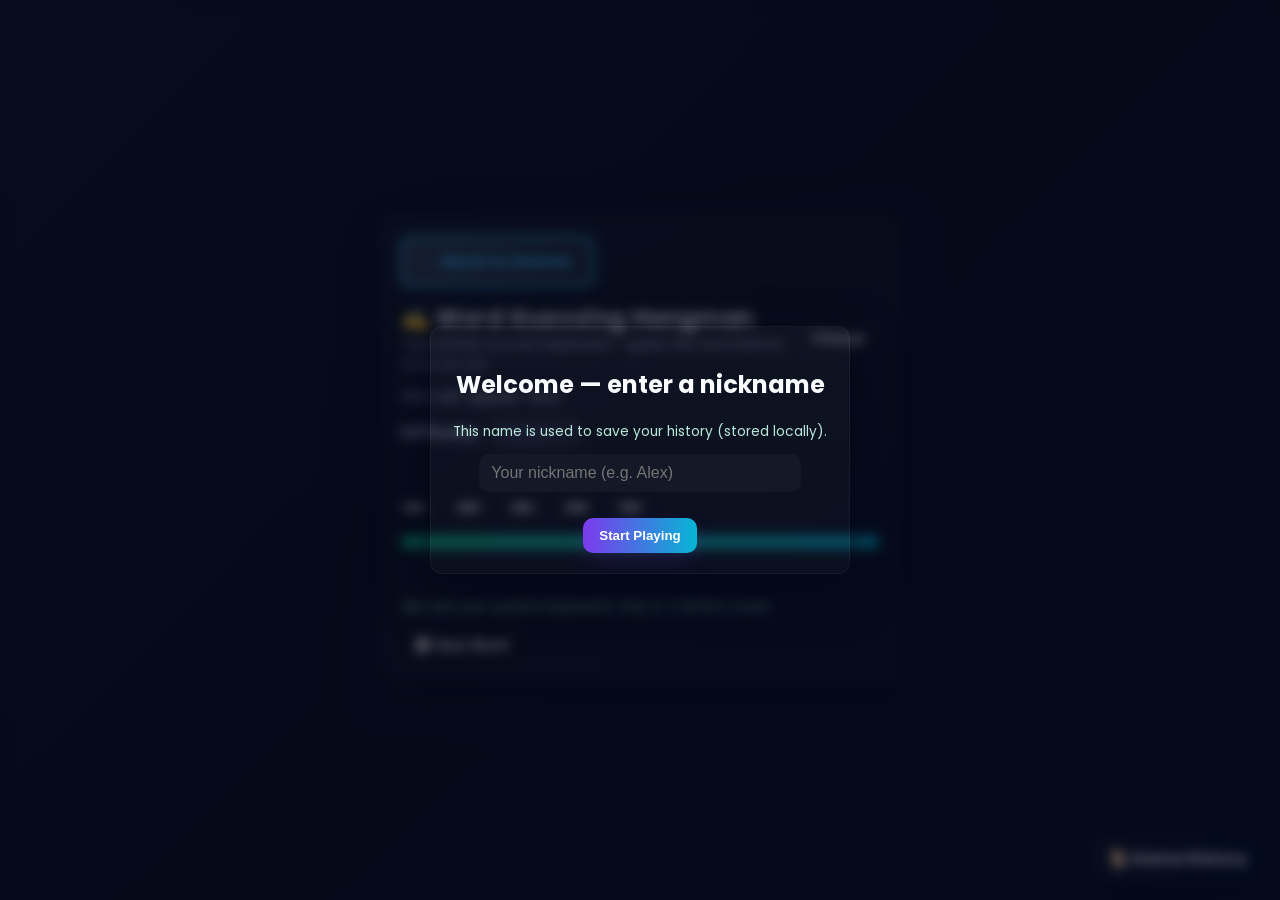
<file: word-guess.html>
<!DOCTYPE html>
<html lang="en">
<head>
<meta charset="utf-8" />
<meta name="viewport" content="width=device-width,initial-scale=1" />
<title>✍️ Word Guessing Hangman</title>
<link href="https://fonts.googleapis.com/css2?family=Poppins:wght@400;600;700&display=swap" rel="stylesheet">
<style>
  :root{
    --bg1:#0f172a;
    --accent1:#7c3aed;
    --accent2:#06b6d4;
    --glass: rgba(255,255,255,0.06);
    --glass-2: rgba(255,255,255,0.08);
  }
  *{box-sizing:border-box}
  html,body{height:100%}
  body{
    margin:0;
    font-family:"Poppins",sans-serif;
    background: linear-gradient(135deg,#0f172a 0%, #0b1220 50%, #081025 100%);
    color:#f8fafc;
    display:flex;
    align-items:center;
    justify-content:center;
    padding:28px;
  }

  /* Main card */
  .card {
    width:100%;
    max-width:520px;
    border-radius:14px;
    background: linear-gradient(180deg, rgba(255,255,255,0.03), rgba(255,255,255,0.02));
    box-shadow: 0 10px 40px rgba(2,6,23,0.6), 0 2px 6px rgba(12,18,40,0.5);
    padding:20px;
    position:relative;
    overflow:hidden;
    border:1px solid rgba(255,255,255,0.04);
  }

  header{
    display:flex;
    gap:12px;
    align-items:center;
    justify-content:space-between;
    margin-bottom:10px;
  }
  h1{
    font-size:1.45rem;
    margin:0;
    font-weight:700;
    letter-spacing:0.6px;
  }
  .sub {
    font-size:0.86rem;
    color: #bcd;
    opacity:0.9;
  }

  /* nickname display and small controls */
  .top-right {
    display:flex;
    gap:8px;
    align-items:center;
  }
  .nick-pill{
    background: linear-gradient(90deg,var(--accent1),var(--accent2));
    padding:6px 10px;
    border-radius:999px;
    font-weight:600;
    font-size:0.88rem;
    box-shadow: 0 6px 18px rgba(124,58,237,0.12);
  }
  .btn {
    background:transparent;
    border:1px solid rgba(255,255,255,0.06);
    color: #fff;
    padding:8px 12px;
    border-radius:8px;
    cursor:pointer;
    font-weight:600;
    transition: transform .12s ease, background .15s;
    font-size:0.92rem;
  }
  .btn:hover{ transform:translateY(-3px); background:rgba(255,255,255,0.03) }

  /* game area */
  #hint { font-style:italic; color:#dbeafe; opacity:0.9; margin-bottom:8px; font-size:0.95rem }
  #word{
    font-size:2.1rem;
    letter-spacing:10px;
    margin:18px 0;
    font-weight:700;
    text-transform:uppercase;
    color:#fff;
    text-shadow: 0 6px 26px rgba(3,7,18,0.45);
  }
  #message { min-height:26px; margin-top:6px; font-weight:700; }

  /* difficulty select inside game */
  .controls {
    display:flex;
    gap:10px;
    align-items:center;
    margin-top:4px;
    flex-wrap:wrap;
  }
  select#difficulty {
    padding:8px 10px;
    border-radius:8px;
    border:none;
    background:var(--glass);
    color:#685b9b;
    font-weight:600;
  }

  /* progress bar */
  #progress-bar-container {
    background: rgba(255,255,255,0.06);
    height:14px;
    border-radius:999px;
    margin:14px 0;
    overflow:hidden;
    box-shadow: inset 0 -4px 10px rgba(0,0,0,0.35);
  }
  #progress-bar {
    height:100%;
    width:100%;
    background: linear-gradient(90deg,#10b981,#06b6d4);
    transition: width .28s ease, background .18s;
  }

  /* play again & history floating */
  .actions { display:flex; gap:8px; margin-top:10px; align-items:center; }
  #play-again { display:none; }
  #history-floating {
    position:fixed;
    right:18px;
    bottom:18px;
    background: linear-gradient(90deg,#0f172a,#071029);
    border-radius:12px;
    padding:10px 14px;
    box-shadow: 0 8px 30px rgba(2,6,23,0.6);
    border:1px solid rgba(255,255,255,0.04);
    cursor:pointer;
    font-weight:700;
  }

  /* small hint about keyboard */
  .hint-row { font-size:0.86rem; color:#cfe; opacity:0.85; margin-top:8px }

  /* nickname modal (centered small card on blurred background) */
  .modal-backdrop{
    position:fixed; inset:0; display:flex; align-items:center; justify-content:center;
    background: rgba(2,6,23,0.6);
    backdrop-filter: blur(6px);
    z-index:1200;
  }
  .modal {
    width:92%;
    max-width:420px;
    border-radius:12px;
    padding:20px;
    background: linear-gradient(180deg, rgba(255,255,255,0.03), rgba(255,255,255,0.02));
    box-shadow: 0 18px 50px rgba(2,6,23,0.7);
    border:1px solid rgba(255,255,255,0.04);
    text-align:center;
  }
  .modal input[type="text"]{
    width:85%;
    padding:10px 12px;
    border-radius:10px;
    border:none;
    background:rgba(255,255,255,0.03);
    color:#fff;
    font-size:1rem;
    outline:none;
    margin-top:12px;
  }
  .modal .start {
    margin-top:14px;
    padding:10px 16px;
    border-radius:10px;
    border:none;
    background: linear-gradient(90deg,var(--accent1),var(--accent2));
    color:#fff;
    font-weight:700;
    cursor:pointer;
    box-shadow: 0 8px 22px rgba(124,58,237,0.14);
  }

  /* history modal in corner */
  .history-modal {
    position: fixed;
    right:18px;
    bottom:86px;
    width:320px;
    max-height:56vh;
    overflow:auto;
    border-radius:12px;
    background: linear-gradient(180deg, rgba(255,255,255,0.03), rgba(255,255,255,0.02));
    border:1px solid rgba(255,255,255,0.04);
    padding:12px;
    box-shadow: 0 18px 50px rgba(2,6,23,0.6);
    z-index:1300;
    display:none;
  }
  .history-modal h3{ margin:6px 0 10px 0; font-size:1rem }
  .history-entry{ font-size:0.88rem; color:#dbeafe; margin-bottom:8px; padding-bottom:6px; border-bottom:1px dashed rgba(255,255,255,0.03) }

  /* responsive tweaks */
  @media (max-width:480px){
    #word{ font-size:1.6rem; letter-spacing:6px }
    .history-modal{ right:12px; left:12px; width:auto; bottom:86px }
  }
  .back-button {
  display: inline-block;
  margin-bottom: 15px;
  padding: 10px 20px;
  background: linear-gradient(135deg, #334155, #1e293b);
  color: #38bdf8;
  font-weight: bold;
  text-decoration: none;
  border-radius: 8px;
  border: 2px solid #38bdf8;
  transition: all 0.25s ease;
  font-size: 1em;
  box-shadow: 0 0 8px rgba(56, 189, 248, 0.3);
}

.back-button:hover {
  background: #0ea5e9;
  color: white;
  border-color: #0ea5e9;
  transform: scale(1.05);
  box-shadow: 0 0 12px rgba(14, 165, 233, 0.6);
}
</style>
</head>
<body>
  <div class="card" role="main" aria-label="Hangman game card">
  <a href="index.html" class="back-button">← Back to Games</a>
  <header>
    <div>
      <h1>✍️ Word Guessing Hangman</h1>
      <div class="sub">Type letters on your keyboard — guess the word before turns run out.</div>
    </div>
    <div class="top-right">
      <div id="nickDisplay" class="nick-pill" style="display:none">Player</div>
      <button id="openNick" class="btn" title="Change nickname">Change</button>
    </div>
  </header>

  <div id="game-area">
    <div id="hint">Hint will appear here</div>

    <!-- difficulty inside game -->
    <div class="controls">
      <label style="font-weight:600;color:#dbeafe;">Difficulty:</label>
      <select id="difficulty">
        <option value="easy">Easy</option>
        <option value="medium" selected>Medium</option>
        <option value="hard">Hard</option>
      </select>
    </div>

    <div id="word">_ _ _ _ _</div>
    <div id="progress-bar-container"><div id="progress-bar"></div></div>
    <div id="message"></div>

    <div class="hint-row">Tip: Use your system keyboard. Only A–Z letters count.</div>

    <div class="actions">
      <button id="play-again" class="btn">🔁 Play Again</button>
      <button id="new-word" class="btn">🎲 New Word</button>
    </div>
  </div>
</div>

<!-- floating history button -->
<div id="history-floating" title="Game History (click)">📜 Game History</div>

<!-- nickname modal (centered small card) -->
<div id="nick-modal" class="modal-backdrop" style="display:none" aria-hidden="true">
  <div class="modal" role="dialog" aria-labelledby="nickTitle">
    <h2 id="nickTitle">Welcome — enter a nickname</h2>
    <div class="sub" style="margin-top:6px; color:#cfe">This name is used to save your history (stored locally).</div>
    <input id="nickInput" type="text" placeholder="Your nickname (e.g. Alex)" maxlength="24" />
    <div style="margin-top:12px">
      <button id="nickStart" class="start">Start Playing</button>
    </div>
  </div>
</div>

<!-- history modal corner -->
<div id="history-modal" class="history-modal" aria-hidden="true">
  <h3>📜 Game History</h3>
  <div id="history-list" aria-live="polite"></div>
  <div style="text-align:right;margin-top:8px"><button id="closeHistory" class="btn">Close</button></div>
</div>

<!-- audio -->
<audio id="sound-correct" src="https://actions.google.com/sounds/v1/cartoon/wood_plank_flicks.ogg" preload="auto"></audio>
<audio id="sound-wrong" src="https://actions.google.com/sounds/v1/cartoon/clang.ogg" preload="auto"></audio>
<audio id="sound-win" src="https://actions.google.com/sounds/v1/cartoon/clang_and_wobble.ogg" preload="auto"></audio>
<audio id="sound-lose" src="https://actions.google.com/sounds/v1/cartoon/failure_trumpet.ogg" preload="auto"></audio>

<script>
/* ============================
   Game data & storage helpers
   ============================ */

const WORDS = {
  easy: {
    cat: "A small pet that meows",
    sun: "The star at the center of our solar system",
    book: "You read it",
    tree: "Grows leaves and branches",
    chair: "You sit on it",
    car: "Four-wheeled vehicle",
    moon: "Earth's natural satellite",
    pen: "Used to write",
    cup: "Holds liquids",
    star: "Shines at night"
  },
  medium: {
    python: "A programming language (or a snake)",
    boolean: "True or False data type",
    debug: "Find and fix problems",
    variable: "Stores a value in code",
    syntax: "Rules that structure code",
    laptop: "A portable computer",
    window: "Lets light into a room",
    server: "Provides data/services to clients",
    module: "Reusable piece of code",
    object: "Instance of a class"
  },
  hard: {
    recursion: "Function that calls itself",
    algorithm: "Step-by-step problem solving",
    polymorphism: "One interface, many implementations",
    encapsulation: "Hiding implementation details",
    abstraction: "Expose essentials, hide complexity",
    constructor: "Initializes an object",
    inheritance: "Acquire features from another class",
    asynchronous: "Doesn't block program flow",
    optimization: "Making something run faster",
    concurrency: "Multiple tasks at once"
  }
};

/* LocalStorage key used to persist history */
const LS_KEY = "hangman_game_history_v1";

/* read / write history (object keyed by nickname -> array of entries) */
function readHistoryFromStorage(){
  try{
    const raw = localStorage.getItem(LS_KEY);
    return raw ? JSON.parse(raw) : {};
  }catch(e){ return {}; }
}
function writeHistoryToStorage(obj){
  try{ localStorage.setItem(LS_KEY, JSON.stringify(obj)); }catch(e){}
}

/* ============================
   UI elements
   ============================ */

const nickModal = document.getElementById("nick-modal");
const nickInput = document.getElementById("nickInput");
const nickStart = document.getElementById("nickStart");
const nickDisplay = document.getElementById("nickDisplay");
const openNick = document.getElementById("openNick");

const difficultyEl = document.getElementById("difficulty");
const hintEl = document.getElementById("hint");
const wordEl = document.getElementById("word");
const messageEl = document.getElementById("message");
const playAgainBtn = document.getElementById("play-again");
const newWordBtn = document.getElementById("new-word");
const progressBar = document.getElementById("progress-bar");

const historyFloating = document.getElementById("history-floating");
const historyModal = document.getElementById("history-modal");
const historyList = document.getElementById("history-list");
const closeHistory = document.getElementById("closeHistory");

/* sounds */
const sCorrect = document.getElementById("sound-correct");
const sWrong = document.getElementById("sound-wrong");
const sWin = document.getElementById("sound-win");
const sLose = document.getElementById("sound-lose");

/* ============================
   Game state
   ============================ */

let nickname = null;         // session-based (sessionStorage)
let difficulty = "medium";   // chosen inside game
let word = "";               // current word (lowercase)
let hint = "";
let turns = 5;
let guesses = new Set();     // guessed letters
let revealedIndices = new Set();
let listening = false;       // keyboard listener active flag

/* ============================
   Nickname handling (session)
   ============================ */

function openNickModal(show=true){
  nickModal.style.display = show ? "flex" : "none";
  nickModal.setAttribute("aria-hidden", show ? "false" : "true");
  if(show){ nickInput.focus(); }
}

function saveNicknameToSession(name){
  sessionStorage.setItem("hangman_nick", name);
  nickname = name;
  nickDisplay.textContent = nickname;
  nickDisplay.style.display = "inline-block";
}

function loadNicknameFromSession(){
  const n = sessionStorage.getItem("hangman_nick");
  if(n && n.trim()){
    nickname = n;
    nickDisplay.textContent = nickname;
    nickDisplay.style.display = "inline-block";
    openNickModal(false);
    return true;
  }
  openNickModal(true);
  return false;
}

/* ============================
   Word selection & display
   ============================ */

function chooseWordForDifficulty(diff){
  const pool = WORDS[diff] || WORDS.medium;
  const keys = Object.keys(pool);
  const k = keys[Math.floor(Math.random()*keys.length)];
  return [k, pool[k]];
}

function revealProgress(){
  return word.split("").map((ch,i) => revealedIndices.has(i) ? ch.toUpperCase() : "_").join(" ");
}

function updateProgressBar(){
  progressBar.style.width = (turns/5*100) + "%";
  progressBar.style.background = turns > 2 ? "linear-gradient(90deg,#10b981,#06b6d4)" : (turns===2 ? "linear-gradient(90deg,#f59e0b,#fb7185)" : "linear-gradient(90deg,#ef4444,#f97316)");
}

function updateDisplay(){
  hintEl.textContent = hint ? "Hint: " + hint : "";
  wordEl.textContent = revealProgress();
  updateProgressBar();
}

/* ============================
   Game flow: start, guess, end
   ============================ */

function startNewRound(){
  // choose difficulty from UI (in-game)
  difficulty = difficultyEl.value || "medium";
  const picked = chooseWordForDifficulty(difficulty);
  word = picked[0].toLowerCase();
  hint = picked[1] || "";
  turns = 5;
  guesses = new Set();
  revealedIndices = new Set();
  // nothing revealed at start; optionally reveal spaces (not necessary here)
  messageEl.textContent = `Good luck, ${nickname || "Player"} — press letters on your keyboard.`;
  updateDisplay();
  playAgainBtn.style.display = "none";
  // ensure keyboard listening
  if(!listening) { document.addEventListener("keydown", keyHandler); listening = true; }
}

function revealAll(){
  for(let i=0;i<word.length;i++) revealedIndices.add(i);
}

function checkWinCondition(){
  return [...word].every((_,i) => revealedIndices.has(i));
}

function endRound(result){
  // result: "Win" or "Lose"
  if(result === "Win"){ sWin.currentTime=0; sWin.play(); }
  else { sLose.currentTime=0; sLose.play(); }
  // save to localStorage history
  saveHistoryEntry(result);
  // stop listening
  if(listening){ document.removeEventListener("keydown", keyHandler); listening = false; }
  playAgainBtn.style.display = "inline-block";
}

/* ============================
   Guess handling (keyboard)
   ============================ */

function handleGuessLetter(letter){
  if(!letter || !/^[a-z]$/.test(letter)) return;
  if(guesses.has(letter)) {
    // already guessed -> small feedback
    messageEl.textContent = `You already tried "${letter.toUpperCase()}"`;
    return;
  }
  guesses.add(letter);
  if(word.includes(letter)){
    // reveal positions
    for(let i=0;i<word.length;i++){
      if(word[i] === letter) revealedIndices.add(i);
    }
    sCorrect.currentTime = 0; sCorrect.play();
    messageEl.textContent = `✅ Correct: "${letter.toUpperCase()}"`;
  } else {
    turns -= 1;
    sWrong.currentTime = 0; sWrong.play();
    messageEl.textContent = `❌ Wrong: "${letter.toUpperCase()}" — turns left: ${turns}`;
  }
  updateDisplay();
  if(checkWinCondition()){
    revealAll(); updateDisplay();
    messageEl.textContent = `🎉 You won! The word was "${word.toUpperCase()}"`;
    endRound("Win");
  } else if(turns <= 0){
    revealAll(); updateDisplay();
    messageEl.textContent = `😢 You lost — the word was "${word.toUpperCase()}"`;
    endRound("Lose");
  }
}

/* keyboard handler */
function keyHandler(e){
  // ignore if modifier keys pressed
  if(e.ctrlKey || e.altKey || e.metaKey) return;
  const k = e.key.toLowerCase();
  // only letters a-z
  if(/^[a-z]$/.test(k)) {
    handleGuessLetter(k);
  }
}

/* ============================
   History (localStorage persisted)
   ============================ */

function saveHistoryEntry(result){
  if(!nickname) return;
  const store = readHistoryFromStorage();
  if(!store[nickname]) store[nickname] = [];
  store[nickname].push({
    word: word,
    difficulty: difficulty,
    result: result,
    date: new Date().toLocaleString()
  });
  writeHistoryToStorage(store);
  refreshHistoryUI();
}

function refreshHistoryUI(){
  const store = readHistoryFromStorage();
  const entries = (nickname && store[nickname]) ? store[nickname].slice().reverse() : [];
  if(!entries || entries.length === 0){
    historyList.innerHTML = "<div style='color:#a8b3c7;font-size:0.95rem'>No history for this nickname yet.</div>";
    return;
  }
  historyList.innerHTML = entries.map(e => {
    const color = e.result === "Win" ? "#10b981" : "#f97316";
    return `<div class="history-entry">
      <div style="font-weight:700;color:#fff">${e.word.toUpperCase()} <span style="float:right;color:${color}">${e.result}</span></div>
      <div style="font-size:0.82rem;color:#cfe">${e.difficulty.toUpperCase()} • ${e.date}</div>
    </div>`;
  }).join("");
}

/* ============================
   Event bindings & UI actions
   ============================ */

/* Nick modal start button */
nickStart.addEventListener("click", ()=>{
  const name = (nickInput.value || "").trim() || "Player";
  saveNicknameToSession(name);
  nickModal.style.display = "none";
  // start first round
  startNewRound();
  refreshHistoryUI();
});

/* Open nickname modal (change nickname) */
openNick.addEventListener("click", ()=>{
  nickInput.value = nickname || "";
  nickModal.style.display = "flex";
  nickModal.setAttribute("aria-hidden", "false");
  nickInput.focus();
});

/* New word button (start new round without saving anything) */
newWordBtn.addEventListener("click", ()=>{
  startNewRound();
});

/* Play again (restarts with same difficulty & nickname) */
playAgainBtn.addEventListener("click", ()=>{
  startNewRound();
});

/* History floating open/close */
historyFloating.addEventListener("click", ()=>{
  // toggle
  if(historyModal.style.display === "block") {
    historyModal.style.display = "none";
    historyModal.setAttribute("aria-hidden","true");
  } else {
    refreshHistoryUI();
    historyModal.style.display = "block";
    historyModal.setAttribute("aria-hidden","false");
  }
});
closeHistory.addEventListener("click", ()=>{
  historyModal.style.display = "none";
  historyModal.setAttribute("aria-hidden","true");
});

/* On difficulty change: immediately pick a new word of that difficulty */
difficultyEl.addEventListener("change", ()=>{
  // only change current round if game is active
  startNewRound();
});

/* Prevent accidental scrolling when history is open and using arrow keys (optional) */
window.addEventListener("keydown", (e) => {
  if(historyModal.style.display === "block" && (e.key === "ArrowDown" || e.key === "ArrowUp")) {
    e.preventDefault();
  }
});

/* ============================
   Initialization: load nickname or show modal
   ============================ */

function init(){
  const loaded = loadNicknameFromSession();
  // show nick modal if not loaded; if loaded, start game immediately
  if(loaded){
    refreshHistoryUI();
    startNewRound();
  } else {
    openNickModal(true);
  }
  // wire change nickname quick click on nick pill (also open modal)
  nickDisplay.addEventListener("click", ()=> openNickModal(true));
}

/* kick off */
init();

</script>
</body>
</html>
</file>
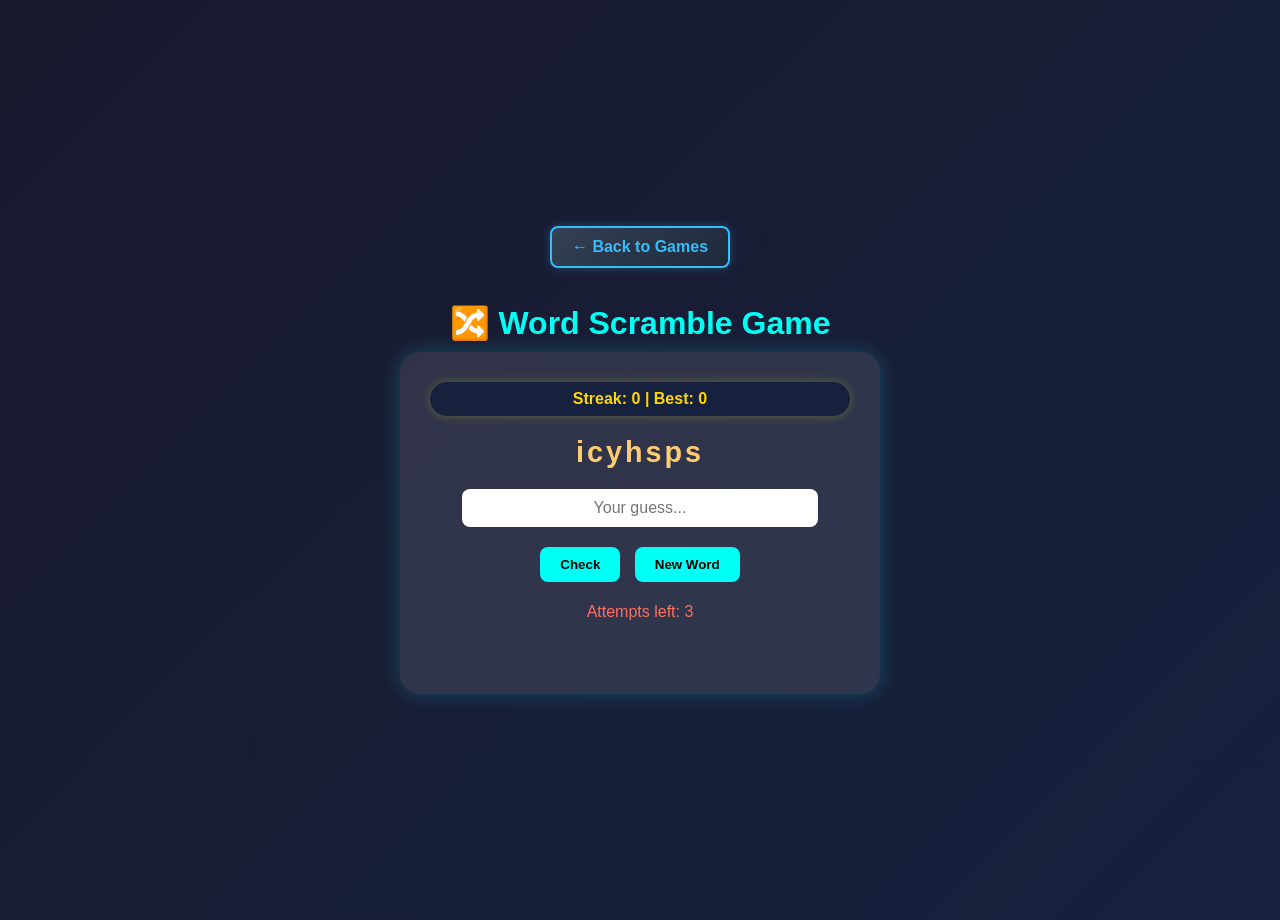
<file: word-scramble.html>
<!DOCTYPE html>
<html lang="en">
<head>
  <meta charset="UTF-8" />
  <meta name="viewport" content="width=device-width, initial-scale=1.0" />
  <title>🔀 Word Scramble Game</title>
  <style>
    body {
      background: linear-gradient(135deg, #1a1a2e, #16213e);
      font-family: "Poppins", sans-serif;
      color: #fff;
      display: flex;
      flex-direction: column;
      align-items: center;
      justify-content: center;
      height: 100vh;
      text-align: center;
      margin: 0;
      padding: 10px;
    }
    h1 { color: #00fff5; font-size: 2rem; margin-bottom: 10px; }
    .game-box {
      background: rgba(255, 255, 255, 0.1);
      padding: 30px;
      border-radius: 20px;
      width: 90%;
      max-width: 420px;
      box-shadow: 0 0 20px rgba(0, 255, 255, 0.2);
    }
    .scrambled {
      font-size: 1.8rem;
      font-weight: 600;
      letter-spacing: 3px;
      color: #ffcc70;
      margin: 20px 0;
      transition: all 0.2s;
    }
    input {
      width: 80%;
      padding: 10px;
      border: none;
      border-radius: 8px;
      font-size: 1rem;
      outline: none;
      text-align: center;
      margin-bottom: 15px;
    }
    button {
      background: #00fff5;
      color: #000;
      border: none;
      padding: 10px 20px;
      border-radius: 8px;
      cursor: pointer;
      font-weight: 600;
      margin: 5px;
      transition: 0.2s;
    }
    button:hover {
      background: #0df5e3;
      transform: scale(1.05);
    }
    .message {
      font-size: 1.1rem;
      margin: 10px 0;
      min-height: 1.3em;
      transition: all 0.4s;
    }
    .attempts {
      color: #ff6f61;
      margin-bottom: 10px;
    }
    .back-button {
      display: inline-block;
      margin-bottom: 15px;
      padding: 10px 20px;
      background: linear-gradient(135deg, #334155, #1e293b);
      color: #38bdf8;
      font-weight: bold;
      text-decoration: none;
      border-radius: 8px;
      border: 2px solid #38bdf8;
      transition: all 0.25s ease;
      font-size: 1em;
      box-shadow: 0 0 8px rgba(56, 189, 248, 0.3);
    }
    .back-button:hover {
      background: #0ea5e9;
      color: white;
      border-color: #0ea5e9;
      transform: scale(1.05);
      box-shadow: 0 0 12px rgba(14, 165, 233, 0.6);
    }

    /* New Styles for Animation and Streak */
    @keyframes correctPop {
      0% { transform: scale(1) }
      60% { transform: scale(1.25) }
      100% { transform: scale(1) }
    }
    @keyframes shake {
      0%, 100% {transform: translateX(0);}
      20%, 60% {transform: translateX(-10px);}
      40%, 80% {transform: translateX(10px);}
    }
    .encouragement {
      font-size: 1.25rem;
      margin: 8px 0;
      color: #29e7cd;
      animation: fadeIn 0.6s;
    }
    .correct {
      color: #00ff99;
      animation: correctPop 0.5s;
    }
    .wrong {
      color: #ff6f61;
      animation: shake 0.5s;
    }
    .streak {
      background: #16213e;
      color: #ffd600;
      padding: 8px 16px;
      border-radius: 30px;
      margin-bottom: 12px;
      font-weight: bold;
      box-shadow: 0 0 10px #fff70040;
    }
  </style>
</head>
<body>
  <a href="index.html" class="back-button">← Back to Games</a>
  <h1>🔀 Word Scramble Game</h1>
  <div class="game-box">
    <div class="streak" id="streak"></div>
    <div class="scrambled" id="scrambled-word">Loading...</div>
    <input type="text" id="user-input" placeholder="Your guess..." />
    <div>
      <button id="check-btn">Check</button>
      <button id="new-btn">New Word</button>
    </div>
    <p class="attempts" id="attempts"></p>
    <p class="message" id="message"></p>
  </div>
  <script>
    const words = [
      // 🔹 Tech & Coding
      "python", "javascript", "developer", "programming", "algorithm", "function",
      "variable", "compiler", "debugging", "binary", "database", "framework",
      "interface", "frontend", "backend", "machine", "learning", "blockchain",
      "cybersecurity", "processor", "encryption", "virtual", "network", "internet",
      "hardware", "software", "computer", "digital", "storage", "protocol",
      "iteration", "condition", "looping", "operator", "parameter", "execution",
      "artificial", "intelligence", "innovation", "design", "command", "syntax",
      "script", "terminal", "project", "github", "repository", "functionality",
      "responsive", "compiler", "editor", "object", "class", "array", "boolean",
      "null", "string", "dictionary", "tuple", "recursion", "inheritance",

      // 🔹 General Vocabulary
      "adventure", "beautiful", "courage", "discovery", "energy", "freedom",
      "happiness", "journey", "knowledge", "laughter", "memory", "nature",
      "ocean", "passion", "quality", "rainbow", "success", "treasure", "victory",
      "wonder", "youth", "zephyr", "destiny", "inspire", "moment", "dream",
      "create", "smile", "focus", "peace", "balance", "breeze", "crystal", "firefly",
      "galaxy", "harmony", "island", "jungle", "lantern", "midnight", "nebula",
      "oasis", "phoenix", "river", "sunlight", "tornado", "universe", "vision",
      "whisper", "zenith",

      // 🔹 Science & Knowledge
      "gravity", "planet", "galaxy", "ecosystem", "photosynthesis", "evolution",
      "biology", "chemistry", "physics", "neutron", "electron", "proton", "molecule",
      "equation", "reaction", "nucleus", "magnetism", "voltage", "resistance",
      "current", "lightyear", "quantum", "theory", "analysis", "experiment",

      // 🔹 Fun / Miscellaneous
      "puzzle", "scramble", "keyboard", "gaming", "festival", "holiday", "trophy",
      "journey", "balloon", "castle", "rainstorm", "shadow", "moonlight",
      "starlight", "energy", "cookie", "adventure", "thunder", "mountain",
      "explorer", "fantasy", "secret", "mystery", "candle", "chocolate",
      "whistle", "sunrise", "flower", "mirror", "horizon", "storm", "dragon"
    ];

    let originalWord = "";
    let scrambledWord = "";
    let attempts = 3;
    let streak = 0;
    let bestStreak = 0;

    const scrambledEl = document.getElementById("scrambled-word");
    const inputEl = document.getElementById("user-input");
    const messageEl = document.getElementById("message");
    const attemptsEl = document.getElementById("attempts");
    const checkBtn = document.getElementById("check-btn");
    const newBtn = document.getElementById("new-btn");
    const streakEl = document.getElementById("streak");

    // Encouragement messages
    const encouragements = [
      "🌟 Awesome! You got it!",
      "🎯 Spot on, keep going!",
      "🚀 Great job!",
      "🎉 You cracked it!",
      "👏 Wow, next word?",
      "💡 Problem solver!",
      "🔥 Hot streak!"
    ];

    // Function to show encouragement
    function showEncouragement(correct) {
      if (correct) {
        messageEl.textContent = encouragements[Math.floor(Math.random() * encouragements.length)];
        messageEl.className = "encouragement correct";
      } else {
        messageEl.textContent = "😢 So close, give it another try!";
        messageEl.className = "encouragement wrong";
      }
    }

    function updateStreakDisplay() {
      streakEl.textContent = `Streak: ${streak} | Best: ${bestStreak}`;
    }

    // Function to scramble letters
    function scrambleWord(word) {
      const chars = word.split("");
      for (let i = chars.length - 1; i > 0; i--) {
        const j = Math.floor(Math.random() * (i + 1));
        [chars[i], chars[j]] = [chars[j], chars[i]];
      }
      return chars.join("");
    }

    // Generate new word
    function newWord() {
      originalWord = words[Math.floor(Math.random() * words.length)];
      scrambledWord = scrambleWord(originalWord);
      while (scrambledWord === originalWord) {
        scrambledWord = scrambleWord(originalWord);
      }
      scrambledEl.textContent = scrambledWord;
      scrambledEl.className = "scrambled";
      messageEl.textContent = "";
      inputEl.value = "";
      attempts = 3;
      attemptsEl.textContent = `Attempts left: ${attempts}`;
      updateStreakDisplay();
    }

    // Check the user's guess
    function checkGuess() {
      const guess = inputEl.value.trim().toLowerCase();

      if (!guess) {
        messageEl.textContent = "⚠️ Please enter a guess!";
        messageEl.className = "message";
        return;
      }

      if (guess === originalWord) {
        showEncouragement(true);
        scrambledEl.textContent = "✅";
        scrambledEl.className = "scrambled correct";
        streak++;
        if (streak > bestStreak) bestStreak = streak;
        updateStreakDisplay();
      } else {
        attempts--;
        if (attempts > 0) {
          showEncouragement(false);
          attemptsEl.textContent = `Attempts left: ${attempts}`;
          scrambledEl.className = "scrambled wrong";
        } else {
          messageEl.textContent = `❌ Out of attempts! The word was: ${originalWord}`;
          messageEl.className = "encouragement wrong";
          scrambledEl.textContent = "❌";
          scrambledEl.className = "scrambled wrong";
          streak = 0;
          updateStreakDisplay();
        }
      }
    }

    checkBtn.addEventListener("click", checkGuess);
    newBtn.addEventListener("click", newWord);
    inputEl.addEventListener("keydown", e => {
      if (e.key === "Enter") checkGuess();
    });

    // Initialize game
    newWord();
  </script>
</body>
</html>
</file>
<file: styles.css>
* {
    margin: 0;
    padding: 0;
    box-sizing: border-box;
}

:root {
    --primary-color: #00ff9d;
    --secondary-color: #7700ff;
    --background-dark: #0a0a0a;
    --card-bg: #1a1a1a;
    --text-primary: #ffffff;
    --text-secondary: #b3b3b3;
}

@keyframes neonFlicker {
    0%, 19%, 21%, 23%, 25%, 54%, 56%, 100% {
        text-shadow: 
            0 0 5px var(--primary-color),
            0 0 10px var(--primary-color),
            0 0 20px var(--primary-color),
            0 0 40px var(--primary-color);
    }
    20%, 24%, 55% {
        text-shadow: none;
    }
}

body {
    font-family: 'Arial', sans-serif;
    min-height: 100vh;
    color: var(--text-primary);
    background: var(--background-dark);
    position: relative;
    overflow: hidden;
}




.container {
    max-width: 1400px;
    margin: 0 auto;
    padding: 4rem 2rem;
}

.header {
    text-align: center;
    margin-bottom: 4rem;
}
.h1 {
    color: #b7da2f;
    font-size: 2rem;
    margin-bottom: 30px;
    text-shadow: 1px 1px 2px #52571a;
}

.header h1 {
    font-size: 4rem;
    margin-bottom: 1rem;
    letter-spacing: 2px;
}

.neon {
    color: var(--primary-color);
    animation: neonFlicker 5s infinite;
}

.subtitle {
    color: var(--text-secondary);
    font-size: 1.2rem;
    letter-spacing: 1px;
}

.games-container {
    display: grid;
    grid-template-columns: repeat(auto-fit, minmax(300px, 1fr));
    gap: 2rem;
    padding: 1rem;
}

.game-card {
    background: var(--card-bg);
    border-radius: 20px;
    padding: 2rem;
    transition: transform 0.3s ease, box-shadow 0.3s ease;
    border: 1px solid rgba(255, 255, 255, 0.1);
    position: relative;
    overflow: hidden;
}

.game-card::before {
    content: '';
    position: absolute;
    top: 0;
    left: 0;
    width: 100%;
    height: 100%;
    background: linear-gradient(
        45deg,
        transparent 0%,
        rgba(119, 0, 255, 0.1) 50%,
        transparent 100%
    );
    transform: translateX(-100%);
    transition: transform 0.6s ease;
}

.game-card:hover {
    transform: translateY(-10px);
    box-shadow: 0 10px 20px rgba(0, 0, 0, 0.3);
}

.game-card:hover::before {
    transform: translateX(100%);
}

.game-icon {
    font-size: 3rem;
    margin-bottom: 1.5rem;
    color: var(--primary-color);
    text-align: center;
}

.game-info {
    text-align: center;
}

.game-info h2 {
    color: var(--text-primary);
    font-size: 1.5rem;
    margin-bottom: 0.8rem;
}

.game-info p {
    color: var(--text-secondary);
    margin-bottom: 1.5rem;
    font-size: 0.9rem;
}

.play-btn {
    display: inline-block;
    padding: 0.8rem 2rem;
    background: linear-gradient(45deg, var(--primary-color), var(--secondary-color));
    color: var(--background-dark);
    text-decoration: none;
    border-radius: 25px;
    font-weight: bold;
    transition: transform 0.3s ease, box-shadow 0.3s ease;
}

.play-btn:hover {
    transform: scale(1.05);
    box-shadow: 0 0 20px rgba(0, 255, 157, 0.4);
}

@media (max-width: 768px) {
    .container {
        padding: 2rem 1rem;
    }
    
    .header h1 {
        font-size: 3rem;
    }
    
    .games-container {
        grid-template-columns: 1fr;
    }
}
</file>
